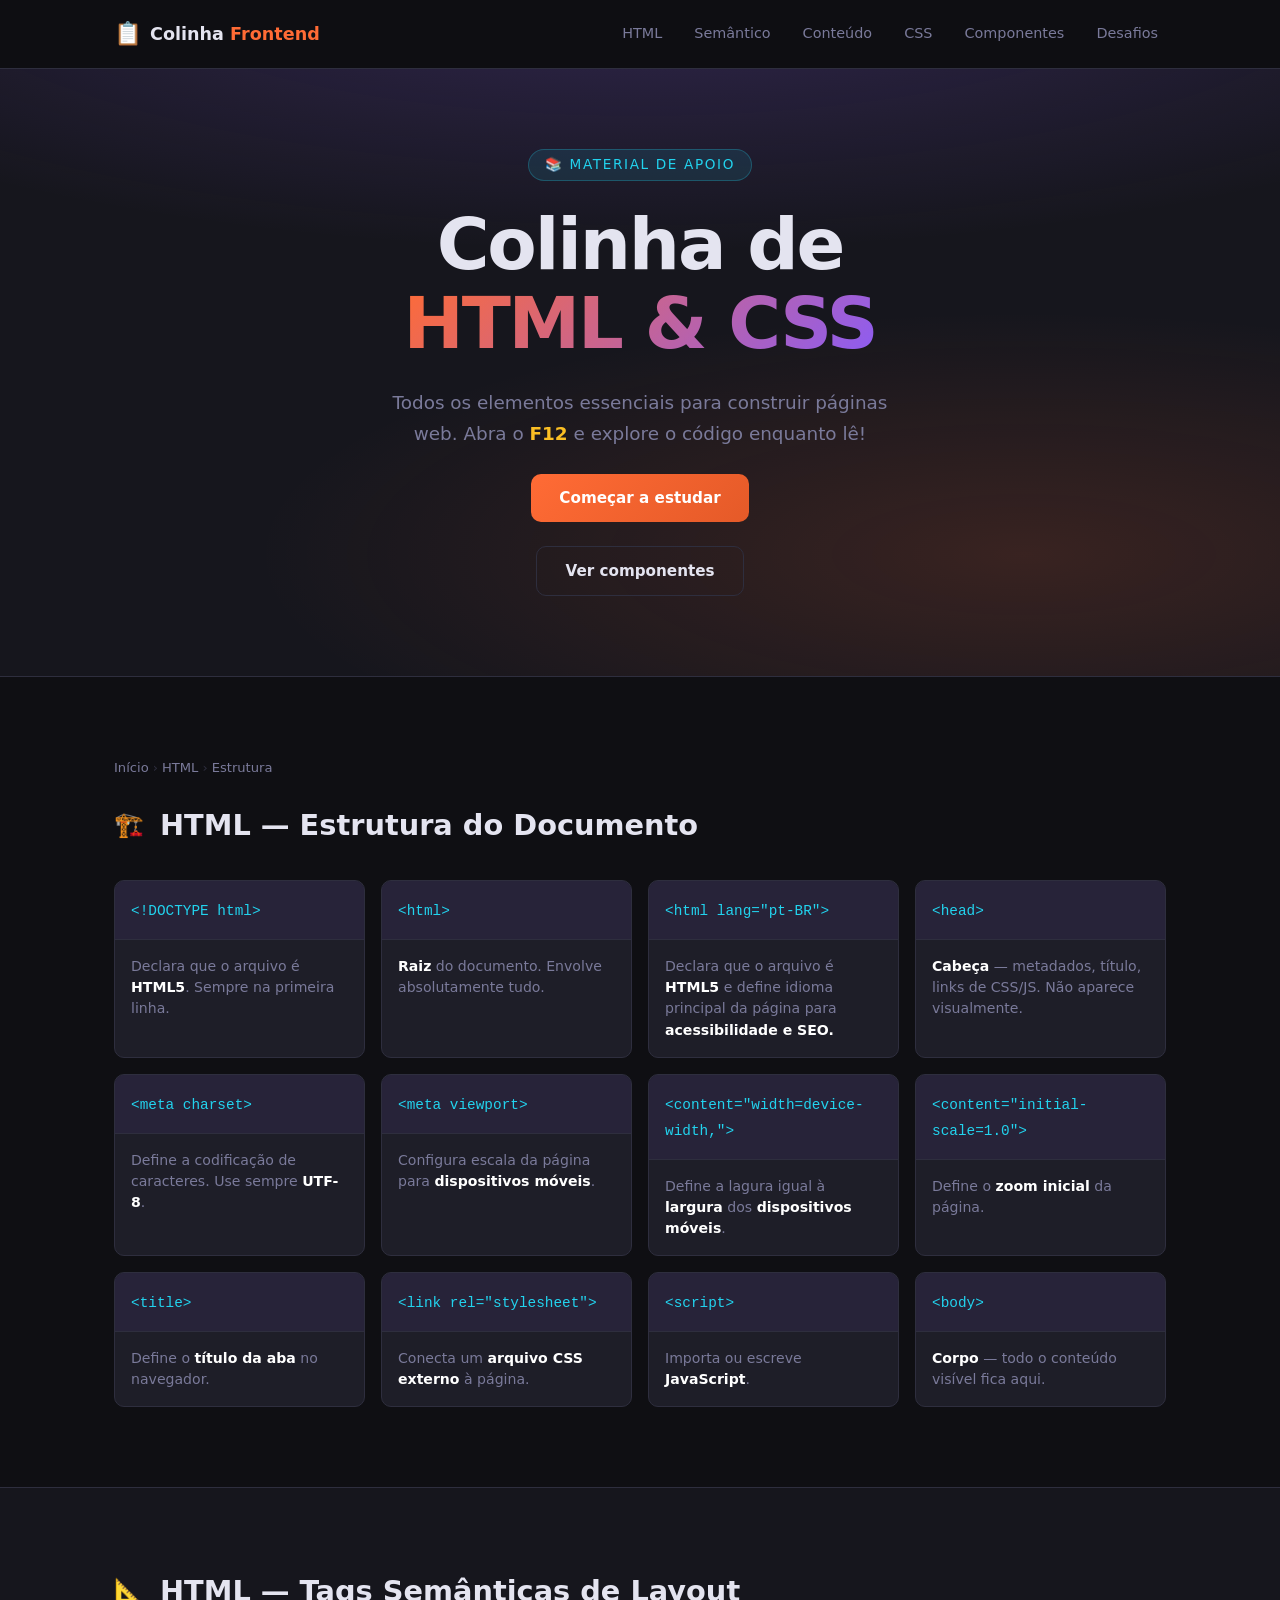
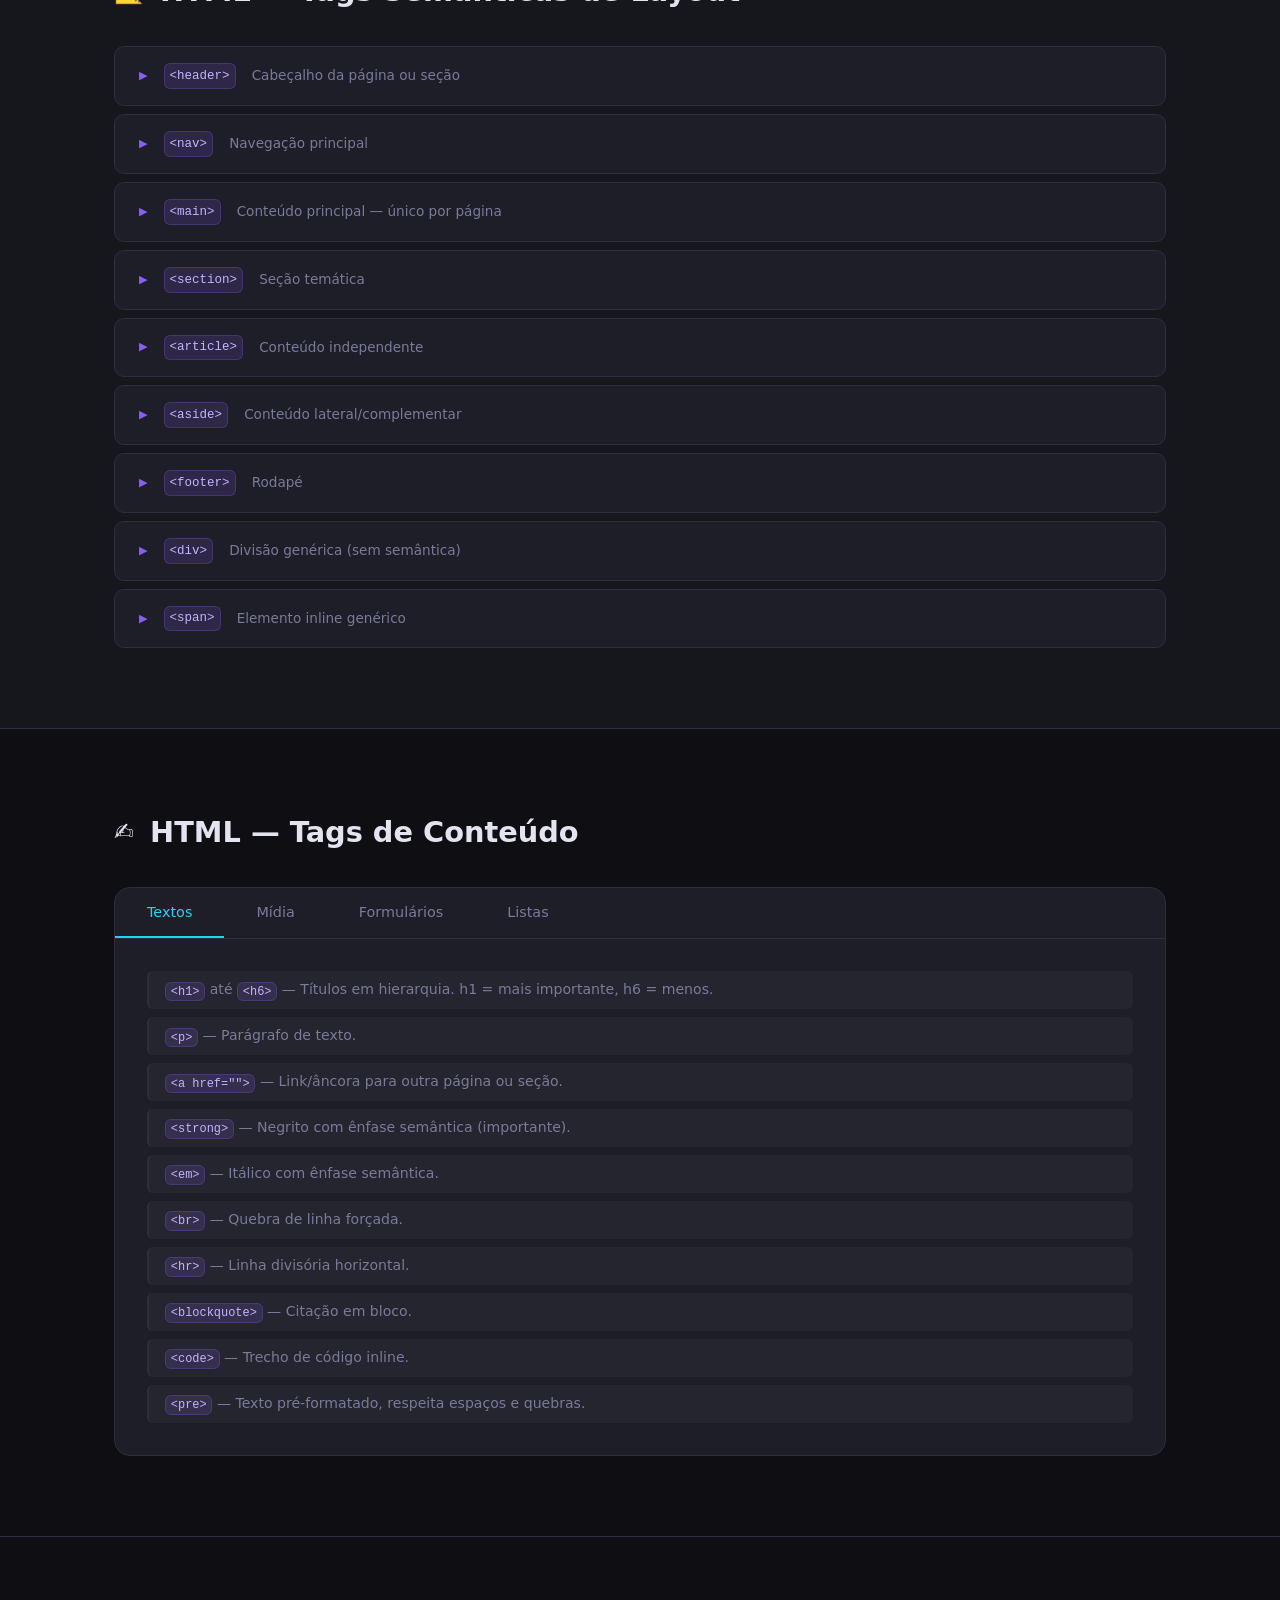
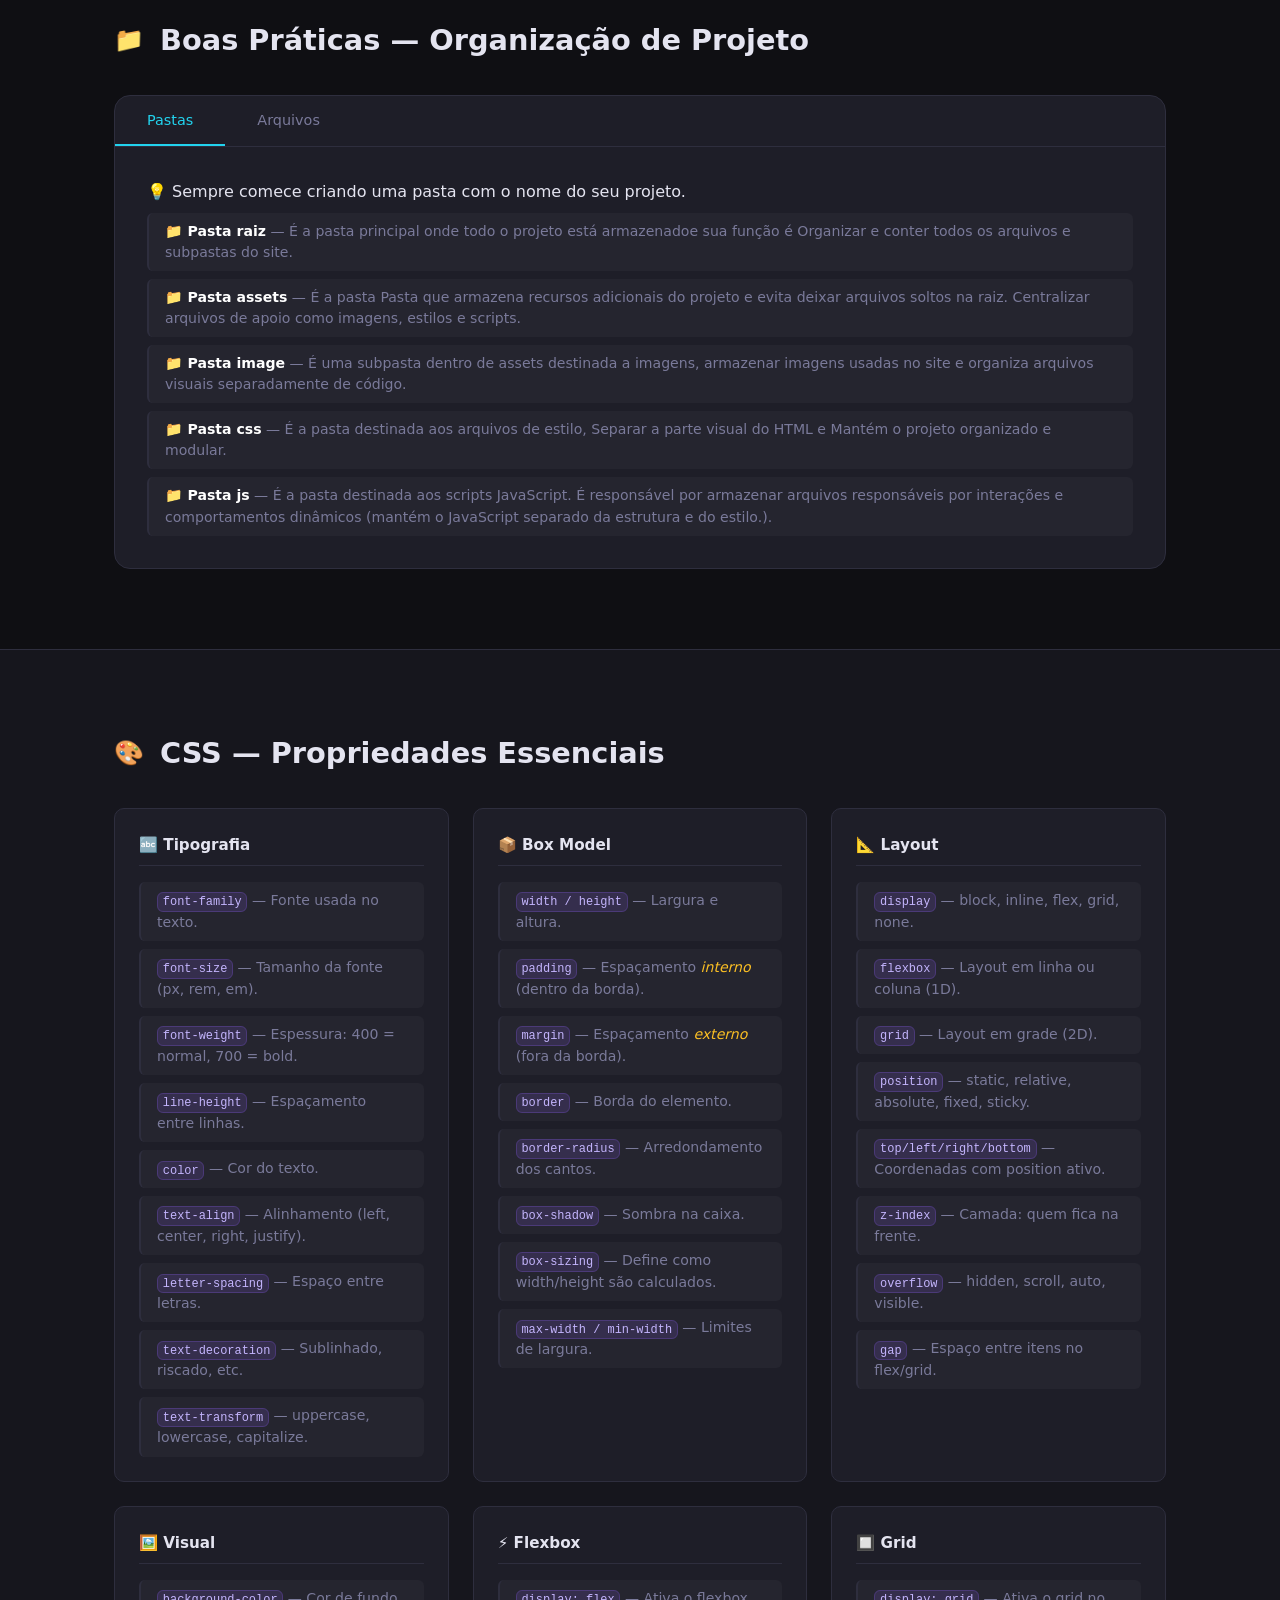
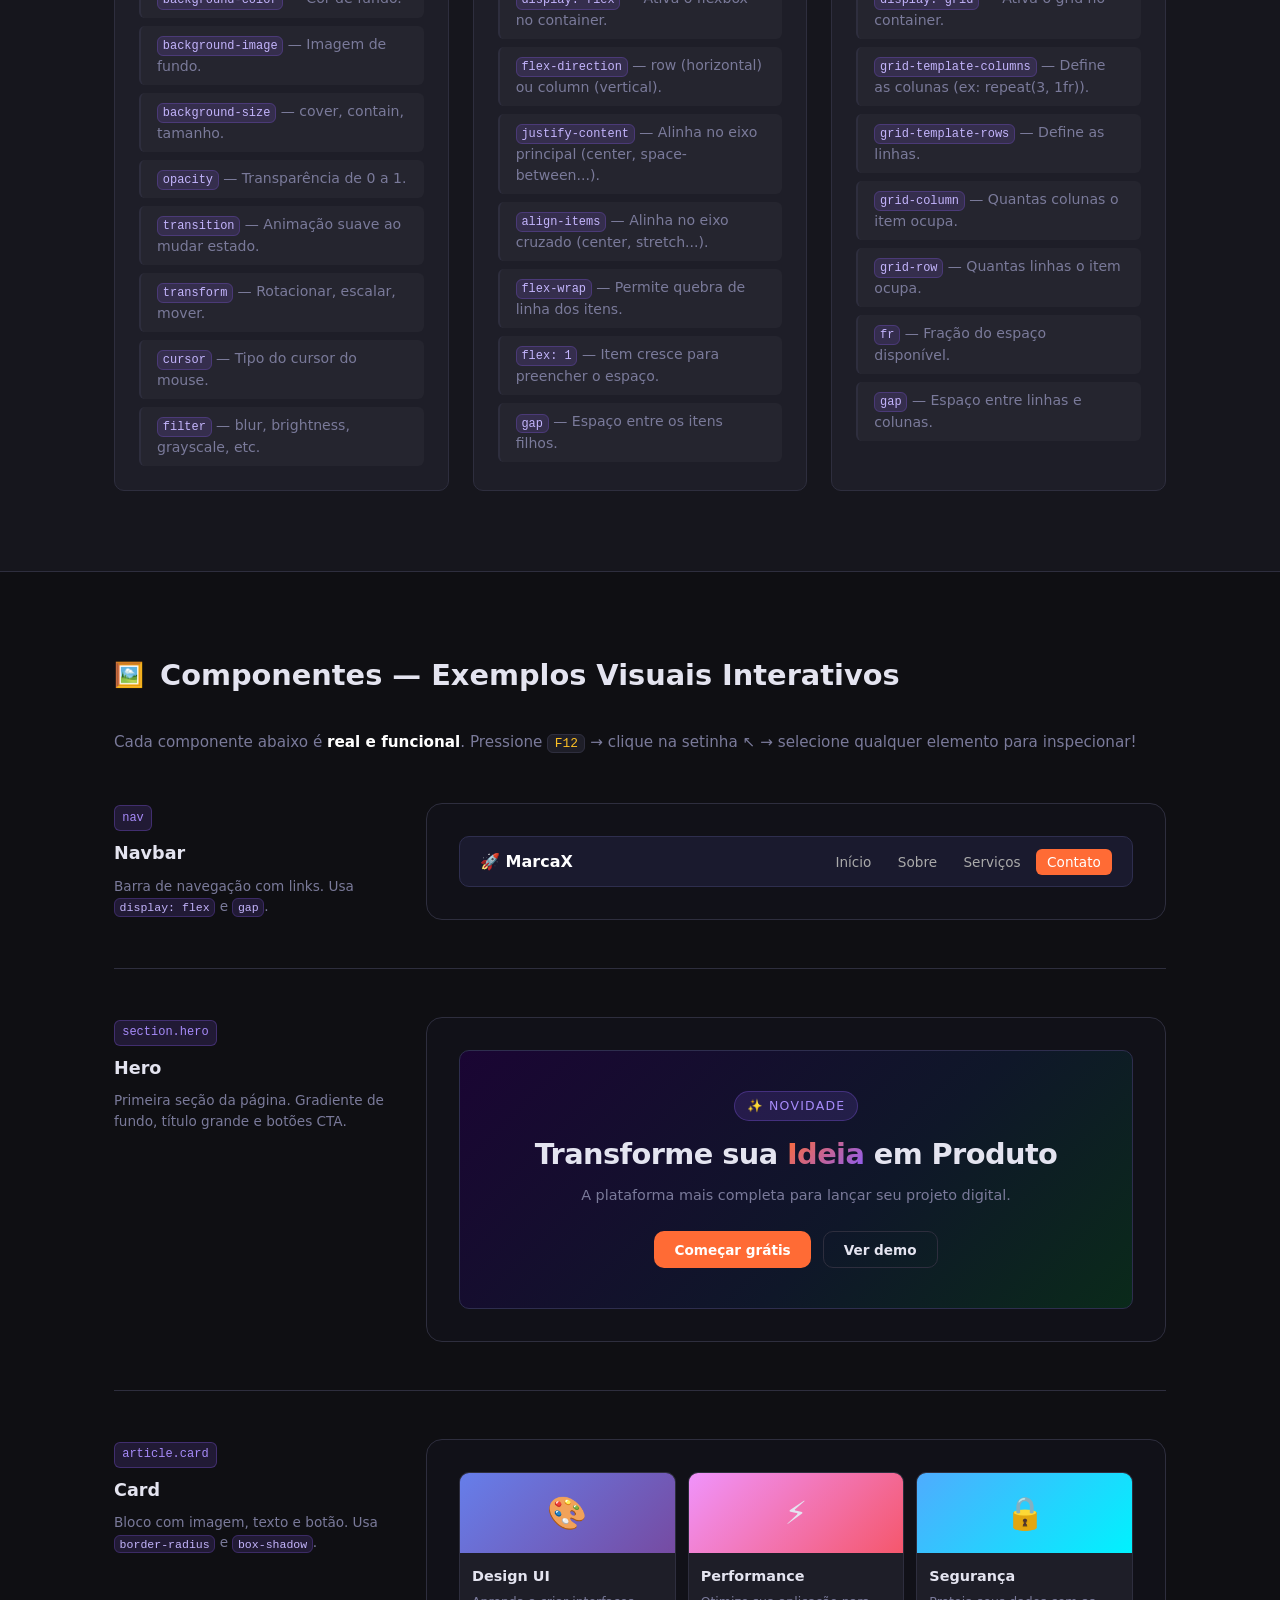
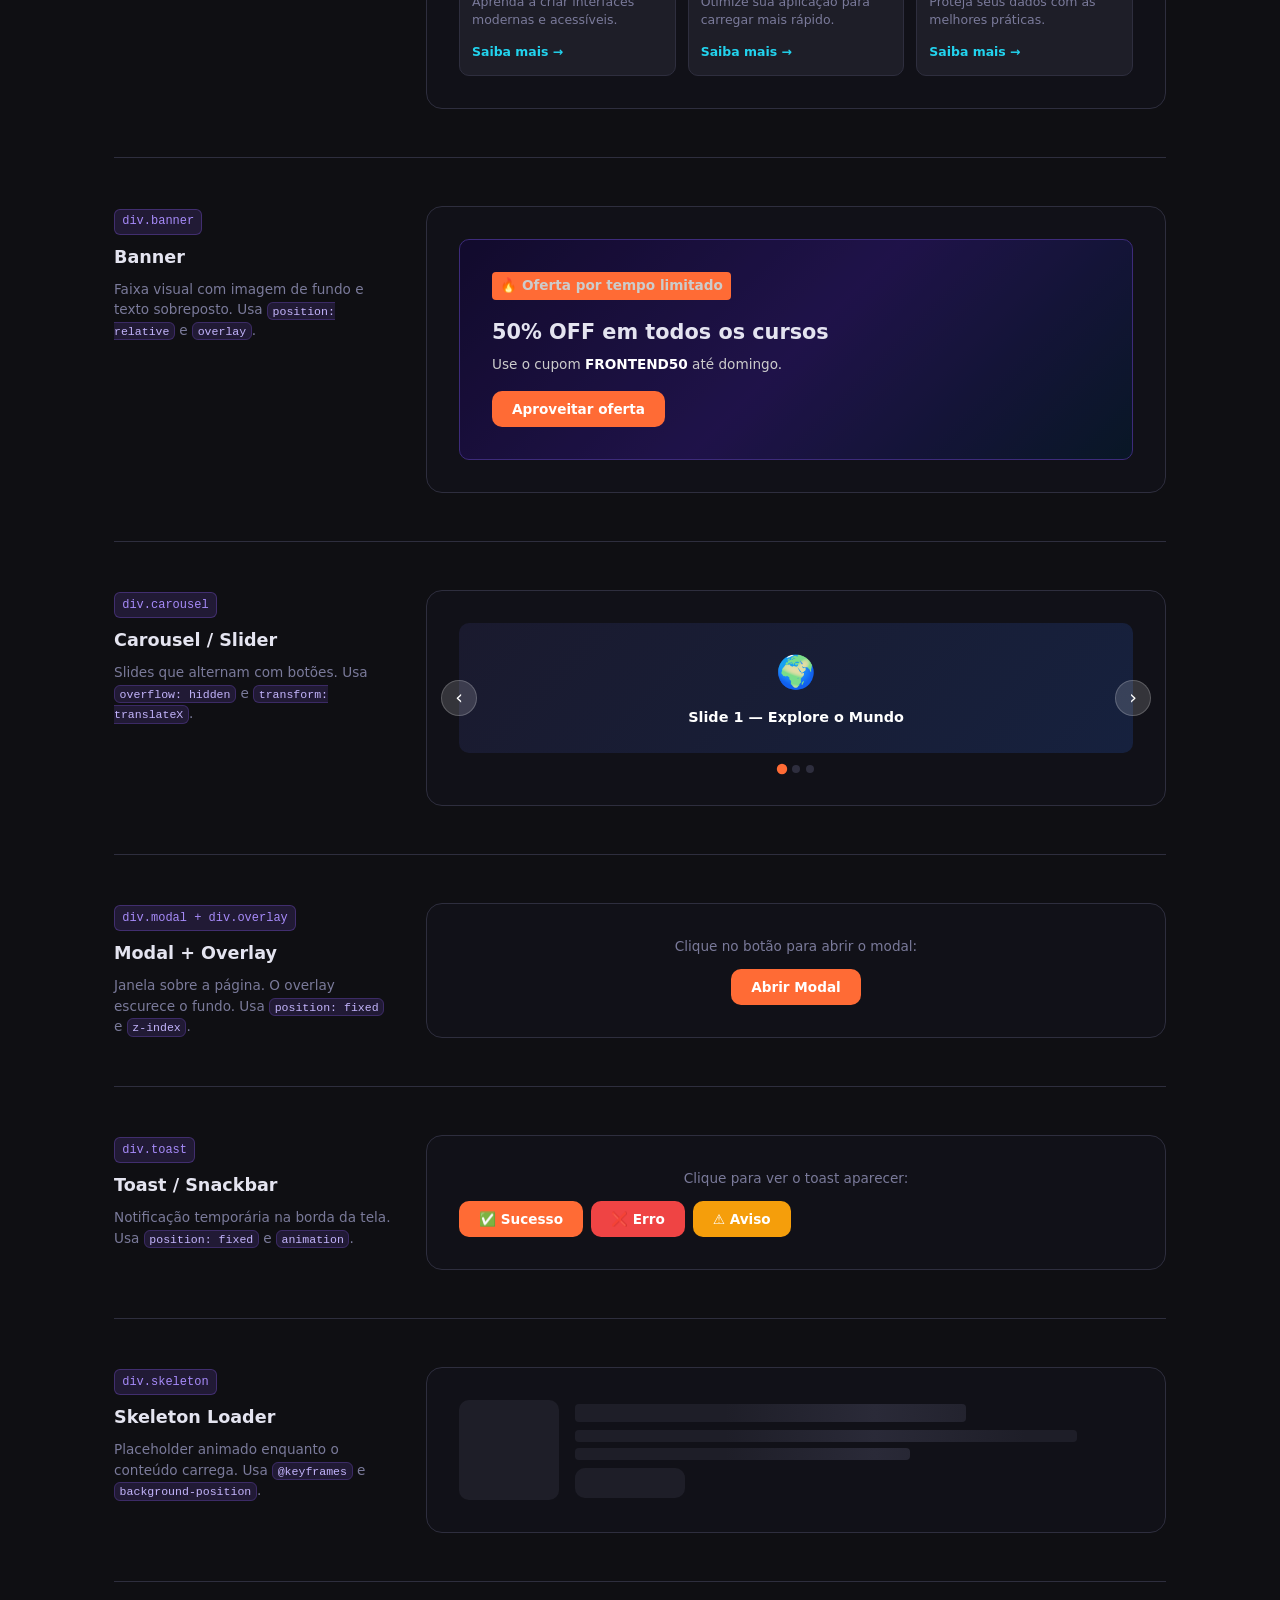
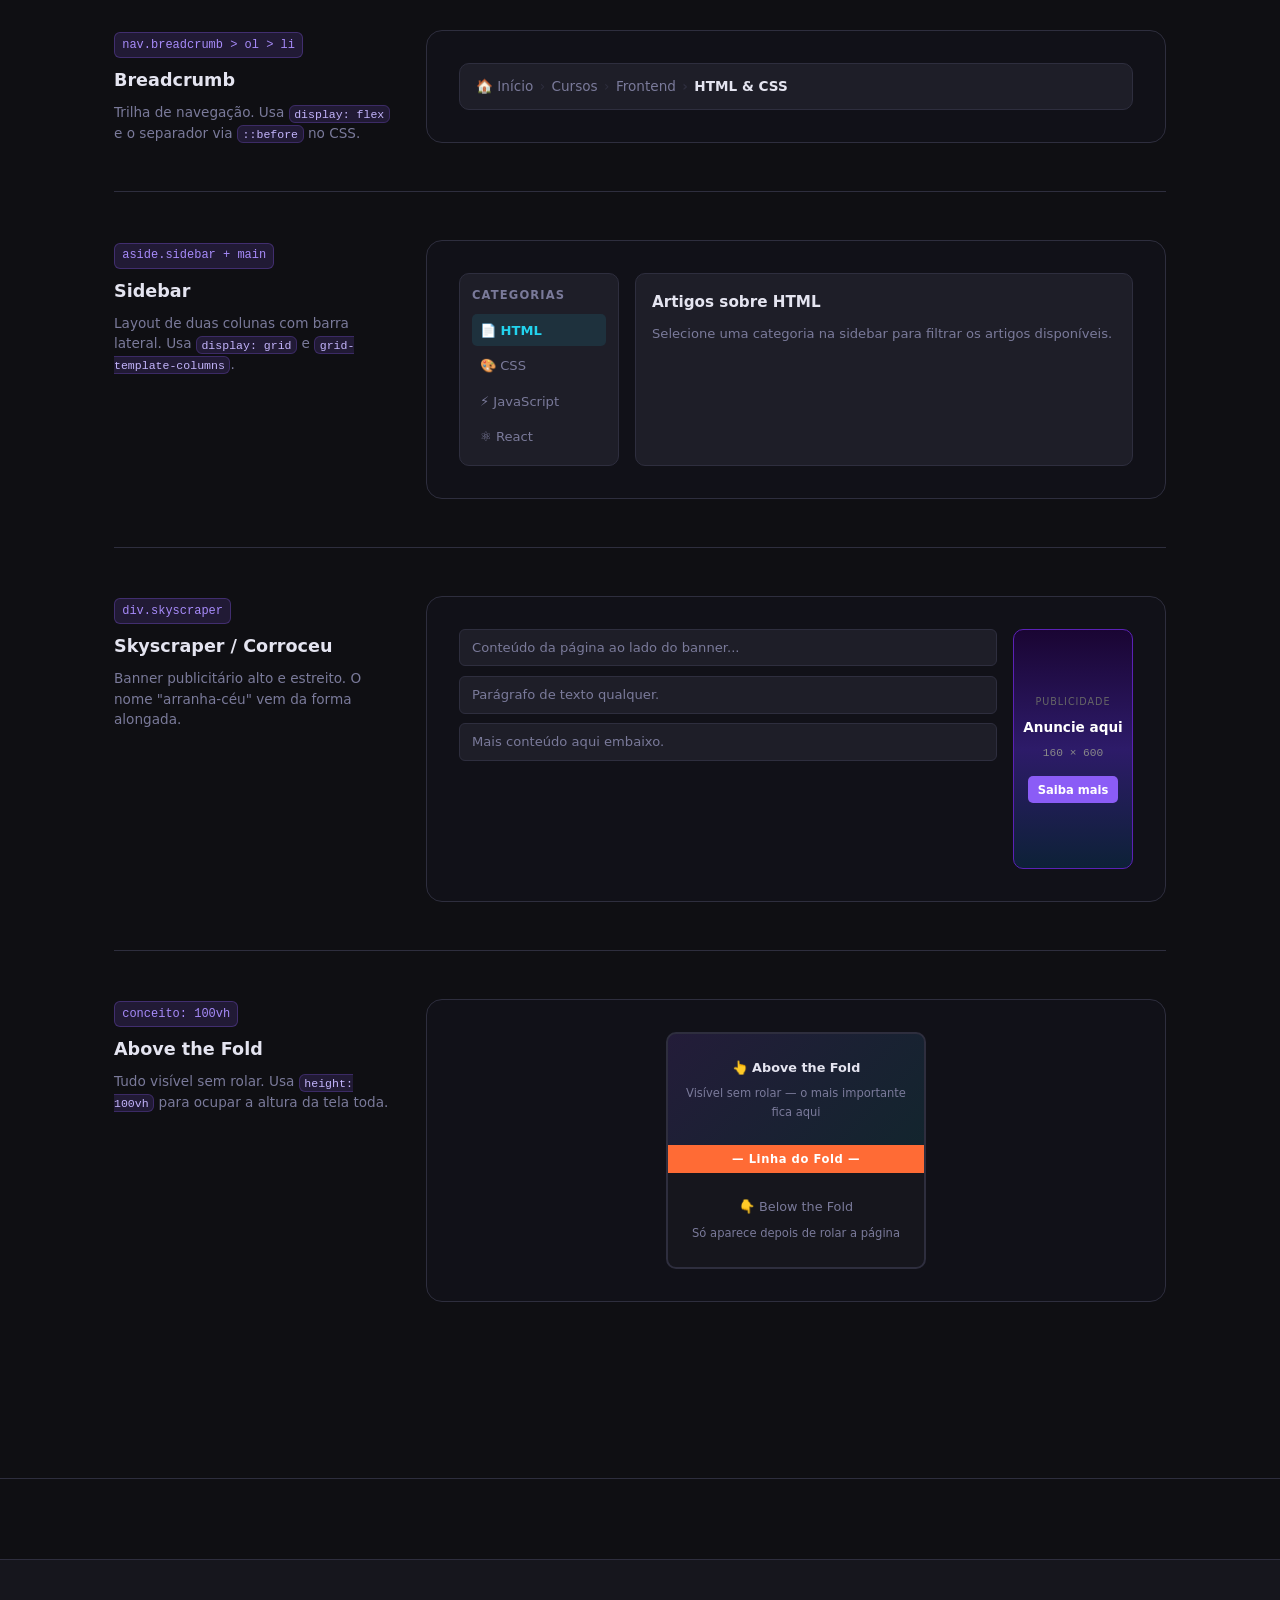
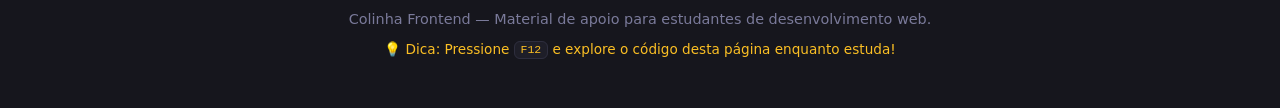
<file: index.html>
<!DOCTYPE html>
<html lang="pt-BR">

  <head>
    <meta charset="UTF-8" />
    <meta name="viewport" content="width=device-width, initial-scale=1.0" />
    <title>Colinha Frontend — HTML, CSS e Componentes</title>

    <!-- 🔗 Arquivo de estilos externo -->
    <link rel="stylesheet" href="./assets/css/style.css" />
  </head>

  <body>

    <!-- ===========================
         HEADER — Cabeçalho da página
         Contém logo e nav principal
    =========================== -->
    <header class="site-header">
      <div class="container header-inner">
        <div class="logo">
          <span class="logo-icon">📋</span>
          <span class="logo-text">Colinha <strong>Frontend</strong></span>
        </div>

        <!-- NAV — Navegação principal -->
        <nav class="main-nav" aria-label="Navegação principal">
          <a href="#html-estrutura">HTML</a>
          <a href="#html-semantico">Semântico</a>
          <a href="#html-conteudo">Conteúdo</a>
          <a href="#css-basico">CSS</a>
          <a href="#componentes">Componentes</a>
          <a href="./exercicio.html" target="_blank" rel="noopener noreferrer">Desafios</a>
        </nav>
      </div>
    </header>

    <!-- ===========================
         HERO — Primeira grande seção
         Título impactante + subtítulo + CTA
    =========================== -->
    <section class="hero" id="hero">
      <div class="container hero-inner">
        <p class="hero-eyebrow">📚 Material de Apoio</p>
        <h1 class="hero-title">
          Colinha de<br />
          <span class="highlight">HTML &amp; CSS</span>
        </h1>
        <p class="hero-subtitle">
          Todos os elementos essenciais para construir páginas web.
          Abra o <strong>F12</strong> e explore o código enquanto lê!
        </p>

        <!-- CTA — Call to Action -->
        <a href="#html-estrutura" class="btn btn-primary">Começar a estudar</a>
        <a href="#componentes" class="btn btn-secondary">Ver componentes</a>
      </div>
    </section>

    <!-- ===========================
         MAIN — Conteúdo principal
         Único por página
    =========================== -->
    <main class="site-main" id="conteudo">

      <!-- SECTION: HTML Estrutura -->
      <section class="content-section" id="html-estrutura">
        <div class="container">

          <!-- BREADCRUMB — trilha de navegação -->
          <nav class="breadcrumb" aria-label="Breadcrumb">
            <a href="#">Início</a>
            <span class="sep">›</span>
            <span>HTML</span>
            <span class="sep">›</span>
            <span>Estrutura</span>
          </nav>

          <h2 class="section-title">
            <span class="section-icon">🏗️</span>
            HTML — Estrutura do Documento
          </h2>

          <!-- GRID DE CARDS -->
          <div class="cards-grid">

            <article class="card">
              <div class="card-header">
                <code>&lt;!DOCTYPE html&gt;</code>
              </div>
              <div class="card-body">
                <p>Declara que o arquivo é <strong>HTML5</strong>. Sempre na primeira linha.</p>
              </div>
            </article>

            <article class="card">
              <div class="card-header">
                <code>&lt;html&gt;</code>
              </div>
              <div class="card-body">
                <p><strong>Raiz</strong> do documento. Envolve absolutamente tudo.</p>
              </div>
            </article>

            <article class="card">
              <div class="card-header">
                <code>&lt;html lang="pt-BR"&gt;</code>
              </div>
              <div class="card-body">
                <p>Declara que o arquivo é <strong>HTML5</strong> e define idioma principal da página para <strong>acessibilidade e SEO.</strong></p>
              </div>
            </article>


            <article class="card">
              <div class="card-header">
                <code>&lt;head&gt;</code>
              </div>
              <div class="card-body">
                <p><strong>Cabeça</strong> — metadados, título, links de CSS/JS. Não aparece visualmente.</p>
              </div>
            </article>

            <article class="card">
              <div class="card-header">
                <code>&lt;meta charset&gt;</code>
              </div>
              <div class="card-body">
                <p>Define a codificação de caracteres. Use sempre <strong>UTF-8</strong>.</p>
              </div>
            </article>

            <article class="card">
              <div class="card-header">
                <code>&lt;meta viewport&gt;</code>
              </div>
              <div class="card-body">
                <p>Configura escala da página para <strong>dispositivos móveis</strong>.</p>
              </div>
            </article>

             <article class="card">
              <div class="card-header">
                <code>&lt;content="width=device-width,"&gt;</code>
              </div>
              <div class="card-body">
                <p>Define a lagura igual à <strong>largura</strong> dos <strong>dispositivos móveis</strong>.</p>
              </div>
            </article>

             <article class="card">
              <div class="card-header">
                <code>&lt;content="initial-scale=1.0"&gt;</code>
              </div>
              <div class="card-body">
                <p>Define o <strong>zoom inicial</strong> da página.</p>
              </div>
            </article>

            <article class="card">
              <div class="card-header">
                <code>&lt;title&gt;</code>
              </div>
              <div class="card-body">
                <p>Define o <strong>título da aba</strong> no navegador.</p>
              </div>
            </article>

            <article class="card">
              <div class="card-header">
                <code>&lt;link rel="stylesheet"&gt;</code>
              </div>
              <div class="card-body">
                <p>Conecta um <strong>arquivo CSS externo</strong> à página.</p>
              </div>
            </article>

            <article class="card">
              <div class="card-header">
                <code>&lt;script&gt;</code>
              </div>
              <div class="card-body">
                <p>Importa ou escreve <strong>JavaScript</strong>.</p>
              </div>
            </article>

            <article class="card">
              <div class="card-header">
                <code>&lt;body&gt;</code>
              </div>
              <div class="card-body">
                <p><strong>Corpo</strong> — todo o conteúdo visível fica aqui.</p>
              </div>
            </article>

          </div><!-- /cards-grid -->
        </div>
      </section>

      <!-- SECTION: HTML Semântico -->
      <section class="content-section section-alt" id="html-semantico">
        <div class="container">
          <h2 class="section-title">
            <span class="section-icon">📐</span>
            HTML — Tags Semânticas de Layout
          </h2>

          <!-- ACCORDION — lista expansível -->
          <div class="accordion">

            <details class="accordion-item">
              <summary class="accordion-trigger">
                <code>&lt;header&gt;</code>
                <span class="accordion-desc">Cabeçalho da página ou seção</span>
              </summary>
              <div class="accordion-content">
                <p>Contém elementos introdutórios como <strong>logo, título e navegação</strong>. Pode existir mais de um por página (um no body, um dentro de um article).</p>
              </div>
            </details>

            <details class="accordion-item">
              <summary class="accordion-trigger">
                <code>&lt;nav&gt;</code>
                <span class="accordion-desc">Navegação principal</span>
              </summary>
              <div class="accordion-content">
                <p>Agrupa os <strong>links de navegação</strong> mais importantes. Geralmente fica dentro do header.</p>
              </div>
            </details>

            <details class="accordion-item">
              <summary class="accordion-trigger">
                <code>&lt;main&gt;</code>
                <span class="accordion-desc">Conteúdo principal — único por página</span>
              </summary>
              <div class="accordion-content">
                <p>Deve aparecer <strong>apenas uma vez</strong> por página. Contém o conteúdo central, excluindo header, footer e aside.</p>
              </div>
            </details>

            <details class="accordion-item">
              <summary class="accordion-trigger">
                <code>&lt;section&gt;</code>
                <span class="accordion-desc">Seção temática</span>
              </summary>
              <div class="accordion-content">
                <p>Agrupa conteúdo com <strong>tema relacionado</strong>. Geralmente tem um título (h2, h3). Ex: seção de serviços, seção de contato.</p>
              </div>
            </details>

            <details class="accordion-item">
              <summary class="accordion-trigger">
                <code>&lt;article&gt;</code>
                <span class="accordion-desc">Conteúdo independente</span>
              </summary>
              <div class="accordion-content">
                <p>Conteúdo que <strong>faz sentido sozinho</strong>, fora do contexto da página. Ex: post de blog, card de produto, notícia.</p>
              </div>
            </details>

            <details class="accordion-item">
              <summary class="accordion-trigger">
                <code>&lt;aside&gt;</code>
                <span class="accordion-desc">Conteúdo lateral/complementar</span>
              </summary>
              <div class="accordion-content">
                <p>Conteúdo <strong>relacionado mas não essencial</strong>. Ex: sidebar, banners, links relacionados.</p>
              </div>
            </details>

            <details class="accordion-item">
              <summary class="accordion-trigger">
                <code>&lt;footer&gt;</code>
                <span class="accordion-desc">Rodapé</span>
              </summary>
              <div class="accordion-content">
                <p>Rodapé da página ou seção. Contém <strong>copyright, links, contato</strong> e informações secundárias.</p>
              </div>
            </details>

            <details class="accordion-item">
              <summary class="accordion-trigger">
                <code>&lt;div&gt;</code>
                <span class="accordion-desc">Divisão genérica (sem semântica)</span>
              </summary>
              <div class="accordion-content">
                <p>Usado apenas para <strong>agrupar e estilizar</strong>. Não tem significado semântico. Use quando nenhuma tag semântica se aplica.</p>
              </div>
            </details>

            <details class="accordion-item">
              <summary class="accordion-trigger">
                <code>&lt;span&gt;</code>
                <span class="accordion-desc">Elemento inline genérico</span>
              </summary>
              <div class="accordion-content">
                <p>Igual ao div, mas <strong>inline</strong> — não quebra linha. Usado para estilizar partes de um texto.</p>
              </div>
            </details>

          </div><!-- /accordion -->
        </div>
      </section>

      <!-- SECTION: Tags de Conteúdo -->
      <section class="content-section" id="html-conteudo">
        <div class="container">
          <h2 class="section-title">
            <span class="section-icon">✍️</span>
            HTML — Tags de Conteúdo
          </h2>

          <!-- TABS -->
          <div class="tabs">
            <div class="tab-list" role="tablist">
              <button class="tab-btn active" onclick="showTab('textos')">Textos</button>
              <button class="tab-btn" onclick="showTab('midia')">Mídia</button>
              <button class="tab-btn" onclick="showTab('formularios')">Formulários</button>
              <button class="tab-btn" onclick="showTab('listas')">Listas</button>
            </div>

            <div id="tab-textos" class="tab-panel active">
              <ul class="tag-list">
                <li><code>&lt;h1&gt;</code> até <code>&lt;h6&gt;</code> — Títulos em hierarquia. h1 = mais importante, h6 = menos.</li>
                <li><code>&lt;p&gt;</code> — Parágrafo de texto.</li>
                <li><code>&lt;a href=""&gt;</code> — Link/âncora para outra página ou seção.</li>
                <li><code>&lt;strong&gt;</code> — Negrito com ênfase semântica (importante).</li>
                <li><code>&lt;em&gt;</code> — Itálico com ênfase semântica.</li>
                <li><code>&lt;br&gt;</code> — Quebra de linha forçada.</li>
                <li><code>&lt;hr&gt;</code> — Linha divisória horizontal.</li>
                <li><code>&lt;blockquote&gt;</code> — Citação em bloco.</li>
                <li><code>&lt;code&gt;</code> — Trecho de código inline.</li>
                <li><code>&lt;pre&gt;</code> — Texto pré-formatado, respeita espaços e quebras.</li>
              </ul>
            </div>

            <div id="tab-midia" class="tab-panel">
              <ul class="tag-list">
                <li><code>&lt;img src="" alt=""&gt;</code> — Imagem. O alt descreve para acessibilidade e SEO.</li>
                <li><code>&lt;figure&gt;</code> — Envolve imagem com legenda.</li>
                <li><code>&lt;figcaption&gt;</code> — Legenda da figura.</li>
                <li><code>&lt;video&gt;</code> — Vídeo embutido.</li>
                <li><code>&lt;audio&gt;</code> — Áudio embutido.</li>
                <li><code>&lt;iframe&gt;</code> — Janela que carrega outra página (YouTube, mapas).</li>
                <li><code>&lt;svg&gt;</code> — Gráfico vetorial embutido diretamente no HTML.</li>
              </ul>
            </div>

            <div id="tab-formularios" class="tab-panel">
              <ul class="tag-list">
                <li><code>&lt;form&gt;</code> — Formulário de envio de dados.</li>
                <li><code>&lt;input type=""&gt;</code> — Campo de entrada (text, email, password, checkbox, radio...).</li>
                <li><code>&lt;label for=""&gt;</code> — Rótulo de um input. O "for" liga ao id do input.</li>
                <li><code>&lt;textarea&gt;</code> — Campo de texto longo e multilinha.</li>
                <li><code>&lt;select&gt;</code> — Menu suspenso (dropdown).</li>
                <li><code>&lt;option&gt;</code> — Opção dentro do select.</li>
                <li><code>&lt;button type=""&gt;</code> — Botão (submit, button, reset).</li>
                <li><code>&lt;fieldset&gt;</code> — Agrupa campos relacionados.</li>
                <li><code>&lt;legend&gt;</code> — Título do fieldset.</li>
              </ul>
            </div>

            <div id="tab-listas" class="tab-panel">
              <ul class="tag-list">
                <li><code>&lt;ul&gt;</code> — Lista não ordenada (bolinhas).</li>
                <li><code>&lt;ol&gt;</code> — Lista ordenada (números).</li>
                <li><code>&lt;li&gt;</code> — Item de lista (dentro de ul ou ol).</li>
                <li><code>&lt;dl&gt;</code> — Lista de definições.</li>
                <li><code>&lt;dt&gt;</code> — Termo da definição.</li>
                <li><code>&lt;dd&gt;</code> — Descrição do termo.</li>
                <li><code>&lt;table&gt;</code> — Tabela.</li>
                <li><code>&lt;tr&gt;</code> — Linha da tabela.</li>
                <li><code>&lt;th&gt;</code> — Célula de cabeçalho da tabela.</li>
                <li><code>&lt;td&gt;</code> — Célula de dados da tabela.</li>
              </ul>
            </div>

          </div><!-- /tabs -->
        </div>
      </section>  
        <section class="content-section" id="arquitetura-pasta">
          <div class="container">
            <h2 class="section-title">
              <span class="section-icon">📁</span>
                Boas Práticas — Organização de Projeto
            </h2>
            
            <!-- TABS -->
            <div class="tabs">
              <div class="tab-list" role="tablist">
                <button class="tab-btn active" onclick="showTab('pastas')">Pastas</button>
                <button class="tab-btn" onclick="showTab('arquivos')">Arquivos</button>
              </div>

              <div id="tab-pastas" class="tab-panel active">
                <ul class="tag-list">
                  <p> 💡 Sempre comece criando uma pasta com o nome do seu projeto.</p>
                  <li> 📁 <strong>Pasta raiz</strong> — É a pasta principal onde todo o projeto está armazenadoe sua função é Organizar e conter todos os arquivos e subpastas do site.</li>
                  <li> 📁 <strong> Pasta assets</strong> — É a pasta Pasta que armazena recursos adicionais do projeto e evita deixar arquivos soltos na raiz. Centralizar arquivos de apoio como imagens, estilos e scripts.</li>
                  <li> 📁 <strong>Pasta image</strong> — É uma subpasta dentro de assets destinada a imagens, armazenar imagens usadas no site e organiza arquivos visuais separadamente de código.</li>
                  <li> 📁 <strong>Pasta css</strong> — É a pasta destinada aos arquivos de estilo, Separar a parte visual do HTML e Mantém o projeto organizado e modular.</li>
                  <li> 📁 <strong>Pasta js</strong> — É a pasta destinada aos scripts JavaScript. É responsável por armazenar arquivos responsáveis por interações e comportamentos dinâmicos (mantém o JavaScript separado da estrutura e do estilo.).</li>     
                </ul>
              </div>

              <div id="tab-arquivos" class="tab-panel">
                <ul class="tag-list">
                  <li>📄 <strong>index.html</strong> — Arquivo principal do site, contém a estrutura HTML da página. É o arquivo que o navegador abre por padrão quando você acessa o projeto.</li>
                  <li>📄 <strong>style.css</strong> —  É o arquivo principal de estilização,Define cores, layout, tipografia e responsividade. em ele, a página teria apenas estrutura, sem design. </li>
                  <li>📄 <strong>imagem.png</strong> — Arquivo de imagem do projeto. Pode ser usada em <code>&lt;img&gt;</code>, background no CSS ou ícones. Deve estar corretamente referenciada no código..</li>
                </ul>
              </div>

          </div><!-- /tabs -->
        </div>
      </section>

      <!-- SECTION: CSS Básico -->
      <section class="content-section section-alt" id="css-basico">
        <div class="container">
          <h2 class="section-title">
            <span class="section-icon">🎨</span>
            CSS — Propriedades Essenciais
          </h2>

          <div class="css-grid">

            <div class="css-group">
              <h3 class="css-group-title">🔤 Tipografia</h3>
              <ul class="tag-list">
                <li><code>font-family</code> — Fonte usada no texto.</li>
                <li><code>font-size</code> — Tamanho da fonte (px, rem, em).</li>
                <li><code>font-weight</code> — Espessura: 400 = normal, 700 = bold.</li>
                <li><code>line-height</code> — Espaçamento entre linhas.</li>
                <li><code>color</code> — Cor do texto.</li>
                <li><code>text-align</code> — Alinhamento (left, center, right, justify).</li>
                <li><code>letter-spacing</code> — Espaço entre letras.</li>
                <li><code>text-decoration</code> — Sublinhado, riscado, etc.</li>
                <li><code>text-transform</code> — uppercase, lowercase, capitalize.</li>
              </ul>
            </div>

            <div class="css-group">
              <h3 class="css-group-title">📦 Box Model</h3>
              <ul class="tag-list">
                <li><code>width / height</code> — Largura e altura.</li>
                <li><code>padding</code> — Espaçamento <em>interno</em> (dentro da borda).</li>
                <li><code>margin</code> — Espaçamento <em>externo</em> (fora da borda).</li>
                <li><code>border</code> — Borda do elemento.</li>
                <li><code>border-radius</code> — Arredondamento dos cantos.</li>
                <li><code>box-shadow</code> — Sombra na caixa.</li>
                <li><code>box-sizing</code> — Define como width/height são calculados.</li>
                <li><code>max-width / min-width</code> — Limites de largura.</li>
              </ul>
            </div>

            <div class="css-group">
              <h3 class="css-group-title">📐 Layout</h3>
              <ul class="tag-list">
                <li><code>display</code> — block, inline, flex, grid, none.</li>
                <li><code>flexbox</code> — Layout em linha ou coluna (1D).</li>
                <li><code>grid</code> — Layout em grade (2D).</li>
                <li><code>position</code> — static, relative, absolute, fixed, sticky.</li>
                <li><code>top/left/right/bottom</code> — Coordenadas com position ativo.</li>
                <li><code>z-index</code> — Camada: quem fica na frente.</li>
                <li><code>overflow</code> — hidden, scroll, auto, visible.</li>
                <li><code>gap</code> — Espaço entre itens no flex/grid.</li>
              </ul>
            </div>

            <div class="css-group">
              <h3 class="css-group-title">🖼️ Visual</h3>
              <ul class="tag-list">
                <li><code>background-color</code> — Cor de fundo.</li>
                <li><code>background-image</code> — Imagem de fundo.</li>
                <li><code>background-size</code> — cover, contain, tamanho.</li>
                <li><code>opacity</code> — Transparência de 0 a 1.</li>
                <li><code>transition</code> — Animação suave ao mudar estado.</li>
                <li><code>transform</code> — Rotacionar, escalar, mover.</li>
                <li><code>cursor</code> — Tipo do cursor do mouse.</li>
                <li><code>filter</code> — blur, brightness, grayscale, etc.</li>
              </ul>
            </div>

            <div class="css-group">
              <h3 class="css-group-title">⚡ Flexbox</h3>
              <ul class="tag-list">
                <li><code>display: flex</code> — Ativa o flexbox no container.</li>
                <li><code>flex-direction</code> — row (horizontal) ou column (vertical).</li>
                <li><code>justify-content</code> — Alinha no eixo principal (center, space-between...).</li>
                <li><code>align-items</code> — Alinha no eixo cruzado (center, stretch...).</li>
                <li><code>flex-wrap</code> — Permite quebra de linha dos itens.</li>
                <li><code>flex: 1</code> — Item cresce para preencher o espaço.</li>
                <li><code>gap</code> — Espaço entre os itens filhos.</li>
              </ul>
            </div>

            <div class="css-group">
              <h3 class="css-group-title">🔲 Grid</h3>
              <ul class="tag-list">
                <li><code>display: grid</code> — Ativa o grid no container.</li>
                <li><code>grid-template-columns</code> — Define as colunas (ex: repeat(3, 1fr)).</li>
                <li><code>grid-template-rows</code> — Define as linhas.</li>
                <li><code>grid-column</code> — Quantas colunas o item ocupa.</li>
                <li><code>grid-row</code> — Quantas linhas o item ocupa.</li>
                <li><code>fr</code> — Fração do espaço disponível.</li>
                <li><code>gap</code> — Espaço entre linhas e colunas.</li>
              </ul>
            </div>

          </div><!-- /css-grid -->
        </div>
      </section>

      <!-- =====================================================
           SECTION: COMPONENTES VISUAIS
           Cada bloco abaixo é um componente real e interativo.
           Abra o F12, clique no ícone de seta (Inspecionar)
           e selecione qualquer elemento para ver o HTML e CSS!
      ====================================================== -->
      <section class="content-section" id="componentes">
        <div class="container">
          <h2 class="section-title">
            <span class="section-icon">🖼️</span>
            Componentes — Exemplos Visuais Interativos
          </h2>
          <p class="section-desc">
            Cada componente abaixo é <strong>real e funcional</strong>.
            Pressione <kbd>F12</kbd> → clique na setinha ↖ → selecione qualquer elemento para inspecionar!
          </p>

          <!-- =====================
               COMPONENTE 1: NAVBAR
               Tag: <nav>
               CSS: display flex, gap, position sticky
          ===================== -->
          <div class="comp-showcase">
            <div class="comp-label">
              <span class="comp-tag">nav</span>
              <h3>Navbar</h3>
              <p>Barra de navegação com links. Usa <code>display: flex</code> e <code>gap</code>.</p>
            </div>
            <div class="comp-preview">
              <!-- NAVBAR — exemplo visual -->
              <nav class="ex-navbar">
                <div class="ex-navbar-logo">🚀 MarcaX</div>
                <ul class="ex-navbar-links">
                  <li><a href="#">Início</a></li>
                  <li><a href="#">Sobre</a></li>
                  <li><a href="#">Serviços</a></li>
                  <li><a href="#" class="ex-navbar-cta">Contato</a></li>
                </ul>
              </nav>
            </div>
          </div>

          <!-- =====================
               COMPONENTE 2: HERO
               Tag: <section class="hero">
               CSS: background gradient, text-align center, padding grande
          ===================== -->
          <div class="comp-showcase">
            <div class="comp-label">
              <span class="comp-tag">section.hero</span>
              <h3>Hero</h3>
              <p>Primeira seção da página. Gradiente de fundo, título grande e botões CTA.</p>
            </div>
            <div class="comp-preview">
              <!-- HERO — exemplo visual -->
              <section class="ex-hero">
                <p class="ex-hero-eyebrow">✨ Novidade</p>
                <h2 class="ex-hero-title">Transforme sua <span>Ideia</span> em Produto</h2>
                <p class="ex-hero-sub">A plataforma mais completa para lançar seu projeto digital.</p>
                <div class="ex-hero-btns">
                  <button class="ex-btn-primary">Começar grátis</button>
                  <button class="ex-btn-ghost">Ver demo</button>
                </div>
              </section>
            </div>
          </div>

          <!-- =====================
               COMPONENTE 3: CARD
               Tag: <article class="card">
               CSS: border-radius, box-shadow, overflow hidden
          ===================== -->
          <div class="comp-showcase">
            <div class="comp-label">
              <span class="comp-tag">article.card</span>
              <h3>Card</h3>
              <p>Bloco com imagem, texto e botão. Usa <code>border-radius</code> e <code>box-shadow</code>.</p>
            </div>
            <div class="comp-preview">
              <!-- GRID DE CARDS — exemplo visual -->
              <div class="ex-cards-grid">

                <!-- CARD 1 -->
                <article class="ex-card">
                  <div class="ex-card-img" style="background: linear-gradient(135deg,#667eea,#764ba2)">
                    <span>🎨</span>
                  </div>
                  <div class="ex-card-body">
                    <h4>Design UI</h4>
                    <p>Aprenda a criar interfaces modernas e acessíveis.</p>
                    <button class="ex-card-btn">Saiba mais →</button>
                  </div>
                </article>

                <!-- CARD 2 -->
                <article class="ex-card">
                  <div class="ex-card-img" style="background: linear-gradient(135deg,#f093fb,#f5576c)">
                    <span>⚡</span>
                  </div>
                  <div class="ex-card-body">
                    <h4>Performance</h4>
                    <p>Otimize sua aplicação para carregar mais rápido.</p>
                    <button class="ex-card-btn">Saiba mais →</button>
                  </div>
                </article>

                <!-- CARD 3 -->
                <article class="ex-card">
                  <div class="ex-card-img" style="background: linear-gradient(135deg,#4facfe,#00f2fe)">
                    <span>🔒</span>
                  </div>
                  <div class="ex-card-body">
                    <h4>Segurança</h4>
                    <p>Proteja seus dados com as melhores práticas.</p>
                    <button class="ex-card-btn">Saiba mais →</button>
                  </div>
                </article>

              </div><!-- /ex-cards-grid -->
            </div>
          </div>

          <!-- =====================
               COMPONENTE 4: BANNER
               Tag: <div class="banner">
               CSS: background-image, background-size cover, position relative
          ===================== -->
          <div class="comp-showcase">
            <div class="comp-label">
              <span class="comp-tag">div.banner</span>
              <h3>Banner</h3>
              <p>Faixa visual com imagem de fundo e texto sobreposto. Usa <code>position: relative</code> e <code>overlay</code>.</p>
            </div>
            <div class="comp-preview">
              <!-- BANNER — exemplo visual -->
              <div class="ex-banner">
                <!-- OVERLAY — camada escura por cima do fundo -->
                <div class="ex-banner-overlay"></div>
                <div class="ex-banner-content">
                  <p class="ex-banner-tag">🔥 Oferta por tempo limitado</p>
                  <h3>50% OFF em todos os cursos</h3>
                  <p>Use o cupom <strong>FRONTEND50</strong> até domingo.</p>
                  <button class="ex-btn-primary">Aproveitar oferta</button>
                </div>
              </div>
            </div>
          </div>

          <!-- =====================
               COMPONENTE 5: CAROUSEL / SLIDER
               Tag: <div class="carousel">
               CSS: overflow hidden, display flex, transition transform
          ===================== -->
          <div class="comp-showcase">
            <div class="comp-label">
              <span class="comp-tag">div.carousel</span>
              <h3>Carousel / Slider</h3>
              <p>Slides que alternam com botões. Usa <code>overflow: hidden</code> e <code>transform: translateX</code>.</p>
            </div>
            <div class="comp-preview">
              <!-- CAROUSEL — exemplo visual -->
              <div class="ex-carousel-wrapper">
                <!-- Container que esconde os slides que saem fora -->
                <div class="ex-carousel-track-container">
                  <!-- Track: todos os slides em linha -->
                  <div class="ex-carousel-track" id="carouselTrack">
                    <div class="ex-slide" style="background:linear-gradient(135deg,#1a1a2e,#16213e)">
                      <span>🌍</span><p>Slide 1 — Explore o Mundo</p>
                    </div>
                    <div class="ex-slide" style="background:linear-gradient(135deg,#0f3460,#533483)">
                      <span>🚀</span><p>Slide 2 — Lance seu Projeto</p>
                    </div>
                    <div class="ex-slide" style="background:linear-gradient(135deg,#533483,#e94560)">
                      <span>💡</span><p>Slide 3 — Novas Ideias</p>
                    </div>
                  </div>
                </div>
                <!-- Botões de navegação -->
                <button class="ex-carousel-btn ex-carousel-prev" onclick="moverSlide(-1)">‹</button>
                <button class="ex-carousel-btn ex-carousel-next" onclick="moverSlide(1)">›</button>
                <!-- Indicadores (bolinhas) -->
                <div class="ex-carousel-dots">
                  <span class="ex-dot active" onclick="irParaSlide(0)"></span>
                  <span class="ex-dot" onclick="irParaSlide(1)"></span>
                  <span class="ex-dot" onclick="irParaSlide(2)"></span>
                </div>
              </div>
            </div>
          </div>

          <!-- =====================
               COMPONENTE 6: MODAL + OVERLAY
               Tag: <dialog> ou <div role="dialog">
               CSS: position fixed, z-index alto, backdrop semitransparente
          ===================== -->
          <div class="comp-showcase">
            <div class="comp-label">
              <span class="comp-tag">div.modal + div.overlay</span>
              <h3>Modal + Overlay</h3>
              <p>Janela sobre a página. O overlay escurece o fundo. Usa <code>position: fixed</code> e <code>z-index</code>.</p>
            </div>
            <div class="comp-preview">
              <div class="ex-modal-trigger-area">
                <p class="ex-trigger-hint">Clique no botão para abrir o modal:</p>
                <button class="ex-btn-primary" onclick="abrirModal()">Abrir Modal</button>
              </div>

              <!-- OVERLAY — camada escura que bloqueia o fundo -->
              <div class="ex-overlay" id="modalOverlay" onclick="fecharModal()"></div>

              <!-- MODAL — janela de diálogo -->
              <div class="ex-modal" id="modal" role="dialog" aria-modal="true" aria-labelledby="modalTitulo">
                <div class="ex-modal-header">
                  <h4 id="modalTitulo">📬 Assine a Newsletter</h4>
                  <!-- Botão de fechar -->
                  <button class="ex-modal-close" onclick="fecharModal()" aria-label="Fechar modal">✕</button>
                </div>
                <div class="ex-modal-body">
                  <p>Receba conteúdo exclusivo sobre desenvolvimento web toda semana.</p>
                  <input type="email" class="ex-input" placeholder="seu@email.com" />
                </div>
                <div class="ex-modal-footer">
                  <button class="ex-btn-primary" onclick="fecharModal()">Assinar grátis</button>
                  <button class="ex-btn-ghost" onclick="fecharModal()">Agora não</button>
                </div>
              </div>
            </div>
          </div>

          <!-- =====================
               COMPONENTE 7: TOAST / SNACKBAR
               Tag: <div class="toast" role="alert">
               CSS: position fixed, bottom, animation slideIn
          ===================== -->
          <div class="comp-showcase">
            <div class="comp-label">
              <span class="comp-tag">div.toast</span>
              <h3>Toast / Snackbar</h3>
              <p>Notificação temporária na borda da tela. Usa <code>position: fixed</code> e <code>animation</code>.</p>
            </div>
            <div class="comp-preview">
              <div class="ex-modal-trigger-area">
                <p class="ex-trigger-hint">Clique para ver o toast aparecer:</p>
                <div style="display:flex;gap:0.5rem;flex-wrap:wrap;">
                  <button class="ex-btn-primary" onclick="mostrarToast('success')">✅ Sucesso</button>
                  <button class="ex-btn-primary" style="background:#ef4444" onclick="mostrarToast('error')">❌ Erro</button>
                  <button class="ex-btn-primary" style="background:#f59e0b" onclick="mostrarToast('warning')">⚠️ Aviso</button>
                </div>
              </div>
            </div>
          </div>

          <!-- TOAST — renderizado fora do componente, fixo na tela -->
          <div class="ex-toast" id="toast" role="alert" aria-live="polite"></div>

          <!-- =====================
               COMPONENTE 8: SKELETON
               Tag: <div class="skeleton">
               CSS: background gradient animado, border-radius
          ===================== -->
          <div class="comp-showcase">
            <div class="comp-label">
              <span class="comp-tag">div.skeleton</span>
              <h3>Skeleton Loader</h3>
              <p>Placeholder animado enquanto o conteúdo carrega. Usa <code>@keyframes</code> e <code>background-position</code>.</p>
            </div>
            <div class="comp-preview">
              <!-- SKELETON — exemplo visual -->
              <div class="ex-skeleton-card">
                <!-- Thumbnail skeleton -->
                <div class="skeleton skeleton-img"></div>
                <div class="ex-skeleton-info">
                  <!-- Linha de texto skeleton -->
                  <div class="skeleton skeleton-title"></div>
                  <div class="skeleton skeleton-text"></div>
                  <div class="skeleton skeleton-text short"></div>
                  <div class="skeleton skeleton-btn"></div>
                </div>
              </div>
            </div>
          </div>

          <!-- =====================
               COMPONENTE 9: BREADCRUMB
               Tag: <nav aria-label="Breadcrumb"> + <ol>
               CSS: display flex, gap, separador via ::before
          ===================== -->
          <div class="comp-showcase">
            <div class="comp-label">
              <span class="comp-tag">nav.breadcrumb &gt; ol &gt; li</span>
              <h3>Breadcrumb</h3>
              <p>Trilha de navegação. Usa <code>display: flex</code> e o separador via <code>::before</code> no CSS.</p>
            </div>
            <div class="comp-preview">
              <!-- BREADCRUMB — exemplo visual -->
              <nav aria-label="Breadcrumb" class="ex-breadcrumb-wrap">
                <ol class="ex-breadcrumb">
                  <li><a href="#">🏠 Início</a></li>
                  <li><a href="#">Cursos</a></li>
                  <li><a href="#">Frontend</a></li>
                  <li aria-current="page">HTML &amp; CSS</li>
                </ol>
              </nav>
            </div>
          </div>

          <!-- =====================
               COMPONENTE 10: SIDEBAR + LAYOUT
               Tag: <div class="layout"> com <aside> e <main>
               CSS: display grid, grid-template-columns
          ===================== -->
          <div class="comp-showcase">
            <div class="comp-label">
              <span class="comp-tag">aside.sidebar + main</span>
              <h3>Sidebar</h3>
              <p>Layout de duas colunas com barra lateral. Usa <code>display: grid</code> e <code>grid-template-columns</code>.</p>
            </div>
            <div class="comp-preview">
              <!-- LAYOUT COM SIDEBAR — exemplo visual -->
              <div class="ex-layout">
                <!-- ASIDE — barra lateral -->
                <aside class="ex-sidebar">
                  <p class="ex-sidebar-title">Categorias</p>
                  <ul class="ex-sidebar-list">
                    <li class="active">📄 HTML</li>
                    <li>🎨 CSS</li>
                    <li>⚡ JavaScript</li>
                    <li>⚛️ React</li>
                  </ul>
                </aside>
                <!-- MAIN — conteúdo principal -->
                <main class="ex-main-content">
                  <h4>Artigos sobre HTML</h4>
                  <p>Selecione uma categoria na sidebar para filtrar os artigos disponíveis.</p>
                </main>
              </div>
            </div>
          </div>

          <!-- =====================
               COMPONENTE 11: SKYSCRAPER / CORROCEU
               Tag: <div class="skyscraper">
               CSS: width estreita (120-160px), height grande, position
          ===================== -->
          <div class="comp-showcase">
            <div class="comp-label">
              <span class="comp-tag">div.skyscraper</span>
              <h3>Skyscraper / Corroceu</h3>
              <p>Banner publicitário alto e estreito. O nome "arranha-céu" vem da forma alongada.</p>
            </div>
            <div class="comp-preview">
              <!-- SKYSCRAPER — exemplo visual -->
              <div class="ex-skyscraper-demo">
                <div class="ex-page-content">
                  <p>Conteúdo da página ao lado do banner...</p>
                  <p>Parágrafo de texto qualquer.</p>
                  <p>Mais conteúdo aqui embaixo.</p>
                </div>
                <!-- O BANNER CORROCEU -->
                <div class="ex-skyscraper">
                  <p class="ex-sky-label">Publicidade</p>
                  <p class="ex-sky-title">Anuncie aqui</p>
                  <p class="ex-sky-sub">160 × 600</p>
                  <button class="ex-sky-btn">Saiba mais</button>
                </div>
              </div>
            </div>
          </div>

          <!-- =====================
               COMPONENTE 12: ABOVE THE FOLD
               Tag: conceito visual
               CSS: height: 100vh (viewport height)
          ===================== -->
          <div class="comp-showcase">
            <div class="comp-label">
              <span class="comp-tag">conceito: 100vh</span>
              <h3>Above the Fold</h3>
              <p>Tudo visível sem rolar. Usa <code>height: 100vh</code> para ocupar a altura da tela toda.</p>
            </div>
            <div class="comp-preview">
              <!-- ABOVE THE FOLD — diagrama visual -->
              <div class="ex-fold-demo">
                <div class="ex-fold-screen">
                  <div class="ex-fold-above">
                    <span>👆 Above the Fold</span>
                    <small>Visível sem rolar — o mais importante fica aqui</small>
                  </div>
                  <div class="ex-fold-line">
                    <span>— Linha do Fold —</span>
                  </div>
                  <div class="ex-fold-below">
                    <span>👇 Below the Fold</span>
                    <small>Só aparece depois de rolar a página</small>
                  </div>
                </div>
              </div>
            </div>
          </div>

        </div><!-- /container -->
      </section>
      <!-- /SECTION COMPONENTES -->

    </main>
    <!-- /MAIN -->

    <!-- ===========================
         FOOTER — Rodapé da página
    =========================== -->
    <footer class="site-footer">
      <div class="container footer-inner">
        <p>Colinha Frontend — Material de apoio para estudantes de desenvolvimento web.</p>
        <p class="footer-tip">💡 Dica: Pressione <kbd>F12</kbd> e explore o código desta página enquanto estuda!</p>
      </div>
    </footer>

    <!-- 🔗 JavaScript externo (no final do body para não travar o carregamento) -->
    <script src="./assets/js/script.js"></script>

  </body>
</html>
</file>
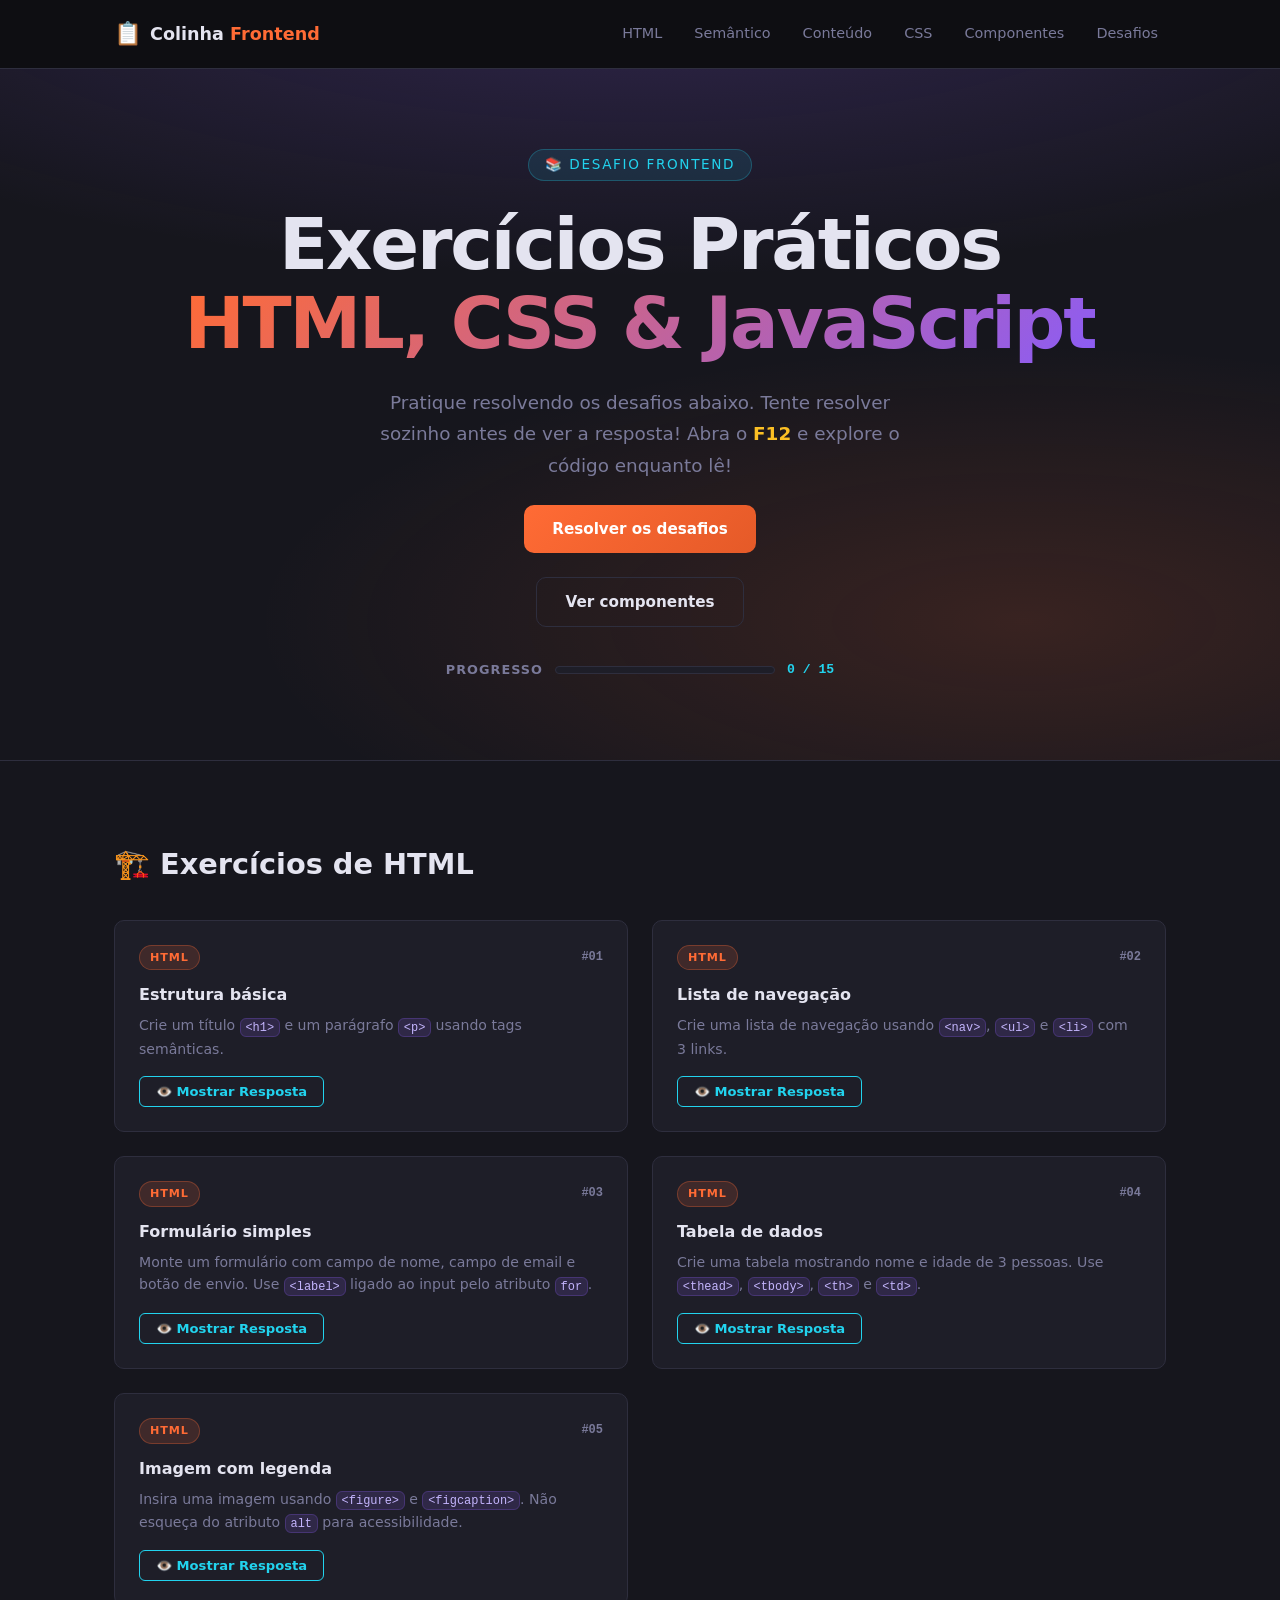
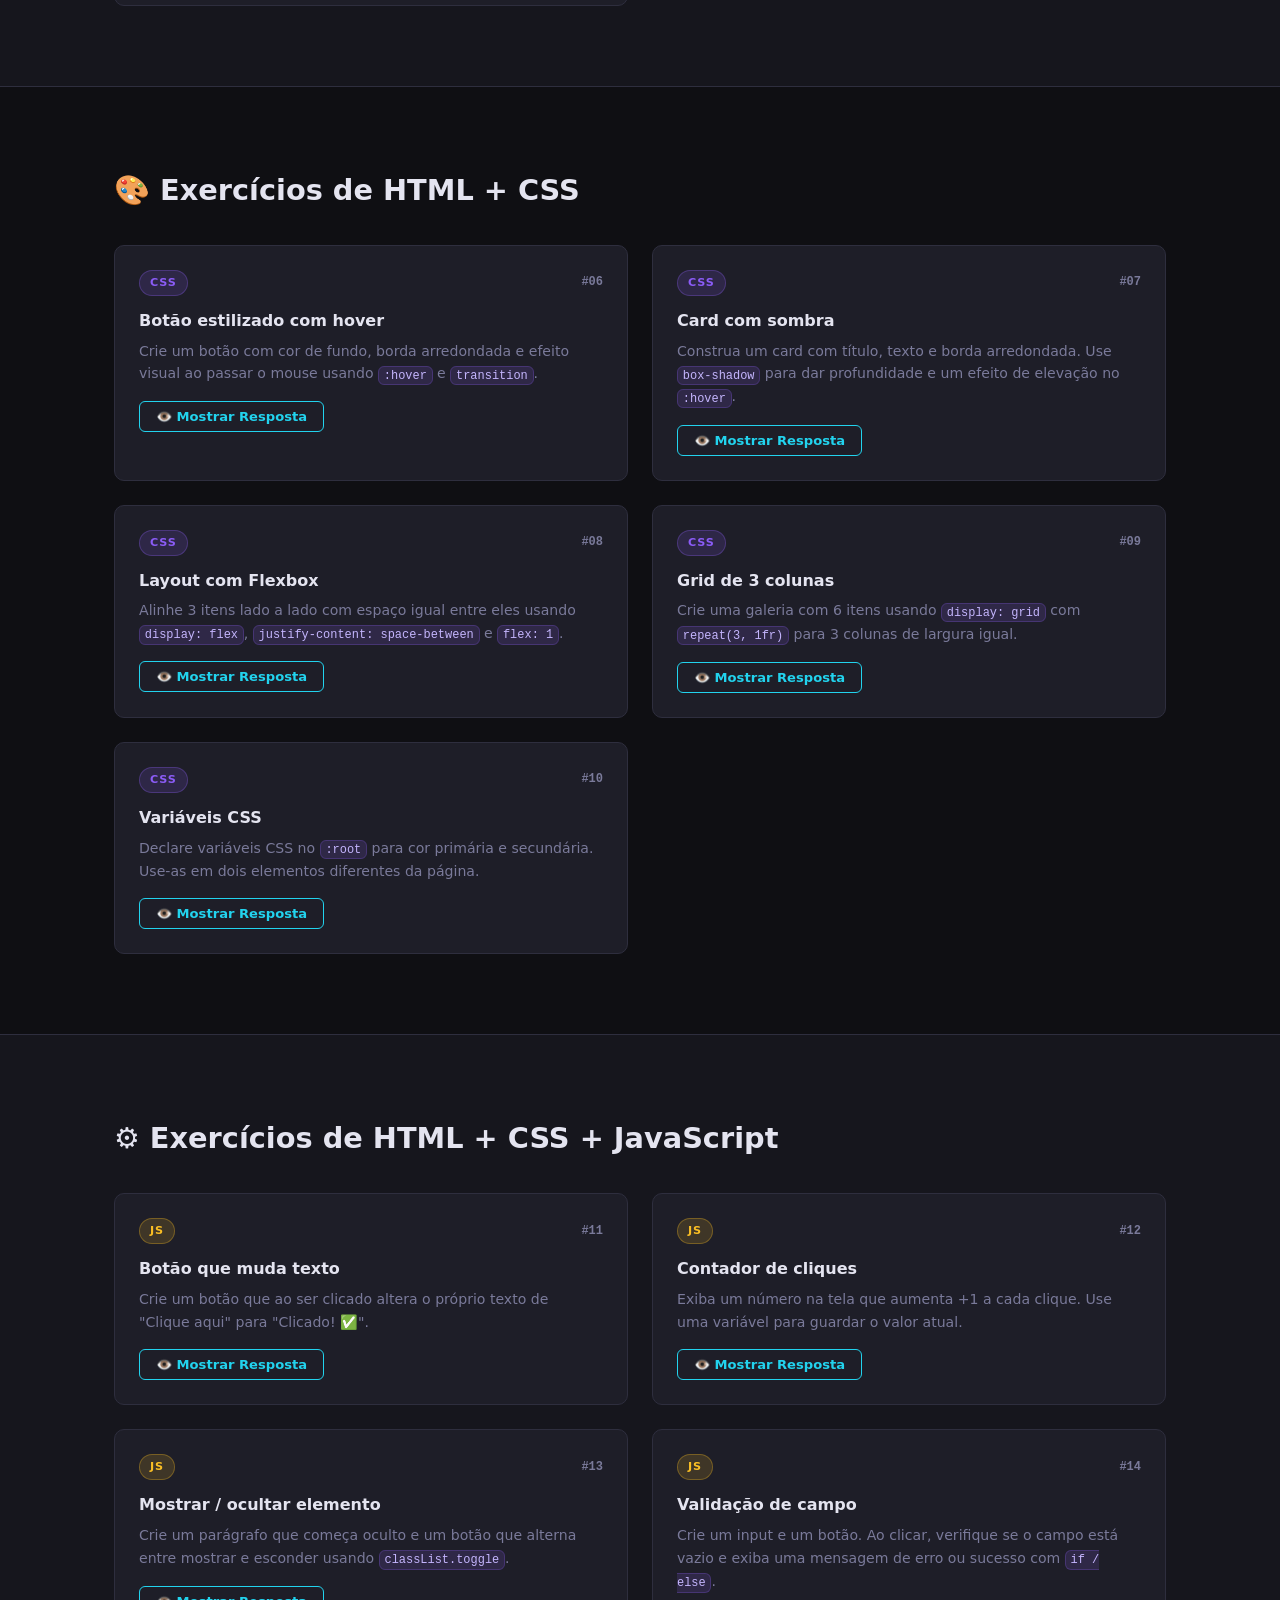
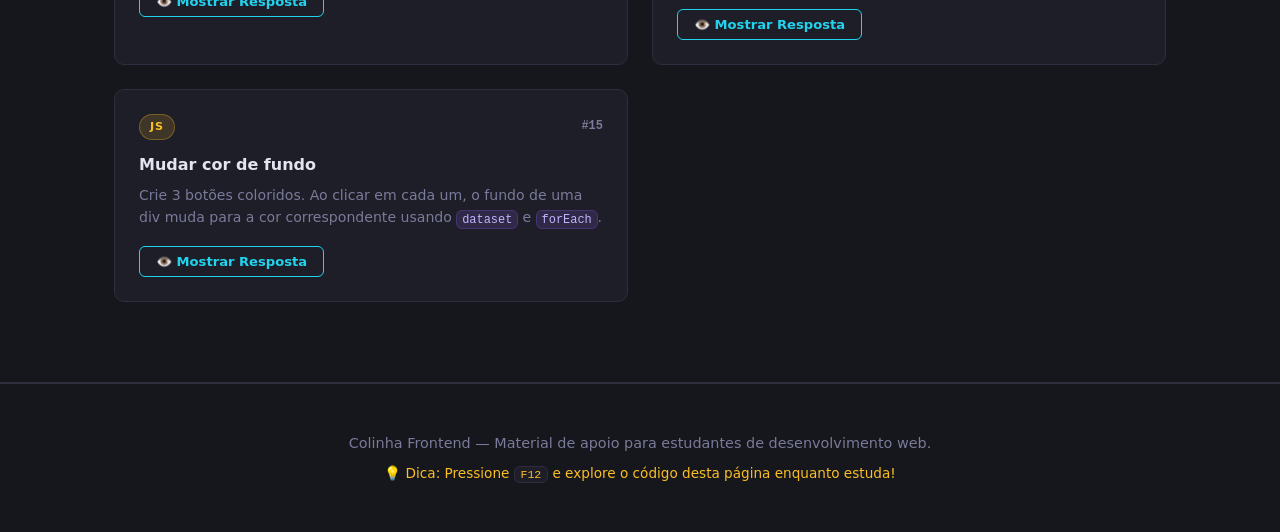
<file: exercicio.html>
<!DOCTYPE html>
<html lang="pt-BR">
<head>
    <meta charset="UTF-8">
    <meta name="viewport" content="width=device-width, initial-scale=1.0">
    <title>Colinha Frontend — Exercícios</title>
    <link rel="stylesheet" href="./assets/css/style.css">
</head>
<body>

    <header class="site-header">
      <div class="container header-inner">
        <div class="logo">
          <span class="logo-icon">📋</span>
          <span class="logo-text">Colinha <strong>Frontend</strong></span>
        </div>
        <nav class="main-nav" aria-label="Navegação principal">
          <a href="./index.html#html-estrutura">HTML</a>
          <a href="./index.html#html-semantico">Semântico</a>
          <a href="./index.html#html-conteudo">Conteúdo</a>
          <a href="./index.html#css-basico">CSS</a>
          <a href="./index.html#componentes">Componentes</a>
          <a href="./exercicio.html" target="_blank" rel="noopener noreferrer">Desafios</a>
        </nav>
      </div>
    </header>

    <section class="hero" id="hero">
      <div class="container hero-inner">
        <p class="hero-eyebrow">📚 DESAFIO FRONTEND</p>
        <h1 class="hero-title">
          Exercícios Práticos<br />
          <span class="highlight">HTML, CSS &amp; JavaScript</span>
        </h1>
        <p class="hero-subtitle">
          Pratique resolvendo os desafios abaixo. Tente resolver sozinho antes de ver a resposta!
          Abra o <strong>F12</strong> e explore o código enquanto lê!
        </p>
        <a href="#exercicios-html" class="btn btn-primary">Resolver os desafios</a>
        <a href="./index.html#componentes" class="btn btn-secondary" target="_blank" rel="noopener noreferrer">Ver componentes</a>
      </div>

      <!-- Barra de progresso — atualizada pelo JS -->
      <div class="progress-wrap">
        <span class="progress-label">Progresso</span>
        <div class="progress-bar-track">
          <div class="progress-bar-fill" id="progressFill" style="width: 0%"></div>
        </div>
        <span class="progress-count" id="progressCount">0 / 15</span>
      </div>
    </section>

    <main>

      <!-- ==============================
           SECAO 1 - HTML
      ============================== -->
      <section class="content-section section-alt" id="exercicios-html">
        <div class="container">
          <h3 class="section-title">🏗️ Exercícios de HTML</h3>

          <div class="exercise-grid">

            <!-- HTML 1 -->
            <div class="exercise-card" id="exercicio-html-1">
              <div class="exercise-header">
                <span class="exercise-badge badge-html">HTML</span>
                <span class="exercise-num">#01</span>
              </div>
              <h4>Estrutura básica</h4>
              <p>Crie um título <code>&lt;h1&gt;</code> e um parágrafo <code>&lt;p&gt;</code> usando tags semânticas.</p>
              <button class="btn-toggle">👁️ Mostrar Resposta</button>
              <div class="exercise-answer">
                <div class="tabs">
                  <button class="tab active" data-tab="html">HTML</button>
                  <button class="tab" data-tab="css">CSS</button>
                  <button class="tab" data-tab="js">JS</button>
                </div>
                <button class="copy-btn tab">Copiar</button>
                <pre class="code-block active" data-content="html">&lt;h1&gt;Meu Título&lt;/h1&gt;
&lt;p&gt;Este é um parágrafo de texto.&lt;/p&gt;</pre>
                <pre class="code-block" data-content="css">/* Não necessário */</pre>
                <pre class="code-block" data-content="js">/* Não necessário */</pre>
              </div>
            </div>

            <!-- HTML 2 -->
            <div class="exercise-card" id="exercicio-html-2">
              <div class="exercise-header">
                <span class="exercise-badge badge-html">HTML</span>
                <span class="exercise-num">#02</span>
              </div>
              <h4>Lista de navegação</h4>
              <p>Crie uma lista de navegação usando <code>&lt;nav&gt;</code>, <code>&lt;ul&gt;</code> e <code>&lt;li&gt;</code> com 3 links.</p>
              <button class="btn-toggle">👁️ Mostrar Resposta</button>
              <div class="exercise-answer">
                <div class="tabs">
                  <button class="tab active" data-tab="html">HTML</button>
                  <button class="tab" data-tab="css">CSS</button>
                  <button class="tab" data-tab="js">JS</button>
                </div>
                <button class="copy-btn tab">Copiar</button>
                <pre class="code-block active" data-content="html">&lt;nav&gt;
  &lt;ul&gt;
    &lt;li&gt;&lt;a href="#"&gt;Início&lt;/a&gt;&lt;/li&gt;
    &lt;li&gt;&lt;a href="#"&gt;Sobre&lt;/a&gt;&lt;/li&gt;
    &lt;li&gt;&lt;a href="#"&gt;Contato&lt;/a&gt;&lt;/li&gt;
  &lt;/ul&gt;
&lt;/nav&gt;</pre>
                <pre class="code-block" data-content="css">/* Não necessário */</pre>
                <pre class="code-block" data-content="js">/* Não necessário */</pre>
              </div>
            </div>

            <!-- HTML 3 -->
            <div class="exercise-card" id="exercicio-html-3">
              <div class="exercise-header">
                <span class="exercise-badge badge-html">HTML</span>
                <span class="exercise-num">#03</span>
              </div>
              <h4>Formulário simples</h4>
              <p>Monte um formulário com campo de nome, campo de email e botão de envio. Use <code>&lt;label&gt;</code> ligado ao input pelo atributo <code>for</code>.</p>
              <button class="btn-toggle">👁️ Mostrar Resposta</button>
              <div class="exercise-answer">
                <div class="tabs">
                  <button class="tab active" data-tab="html">HTML</button>
                  <button class="tab" data-tab="css">CSS</button>
                  <button class="tab" data-tab="js">JS</button>
                </div>
                <button class="copy-btn tab">Copiar</button>
                <pre class="code-block active" data-content="html">&lt;form&gt;
  &lt;label for="nome"&gt;Nome:&lt;/label&gt;
  &lt;input type="text" id="nome" name="nome" /&gt;

  &lt;label for="email"&gt;Email:&lt;/label&gt;
  &lt;input type="email" id="email" name="email" /&gt;

  &lt;button type="submit"&gt;Enviar&lt;/button&gt;
&lt;/form&gt;</pre>
                <pre class="code-block" data-content="css">/* Não necessário */</pre>
                <pre class="code-block" data-content="js">/* Não necessário */</pre>
              </div>
            </div>

            <!-- HTML 4 -->
            <div class="exercise-card" id="exercicio-html-4">
              <div class="exercise-header">
                <span class="exercise-badge badge-html">HTML</span>
                <span class="exercise-num">#04</span>
              </div>
              <h4>Tabela de dados</h4>
              <p>Crie uma tabela mostrando nome e idade de 3 pessoas. Use <code>&lt;thead&gt;</code>, <code>&lt;tbody&gt;</code>, <code>&lt;th&gt;</code> e <code>&lt;td&gt;</code>.</p>
              <button class="btn-toggle">👁️ Mostrar Resposta</button>
              <div class="exercise-answer">
                <div class="tabs">
                  <button class="tab active" data-tab="html">HTML</button>
                  <button class="tab" data-tab="css">CSS</button>
                  <button class="tab" data-tab="js">JS</button>
                </div>
                <button class="copy-btn tab">Copiar</button>
                <pre class="code-block active" data-content="html">&lt;table&gt;
  &lt;thead&gt;
    &lt;tr&gt;
      &lt;th&gt;Nome&lt;/th&gt;
      &lt;th&gt;Idade&lt;/th&gt;
    &lt;/tr&gt;
  &lt;/thead&gt;
  &lt;tbody&gt;
    &lt;tr&gt;&lt;td&gt;Ana&lt;/td&gt;&lt;td&gt;28&lt;/td&gt;&lt;/tr&gt;
    &lt;tr&gt;&lt;td&gt;Bruno&lt;/td&gt;&lt;td&gt;34&lt;/td&gt;&lt;/tr&gt;
    &lt;tr&gt;&lt;td&gt;Carla&lt;/td&gt;&lt;td&gt;22&lt;/td&gt;&lt;/tr&gt;
  &lt;/tbody&gt;
&lt;/table&gt;</pre>
                <pre class="code-block" data-content="css">/* Não necessário */</pre>
                <pre class="code-block" data-content="js">/* Não necessário */</pre>
              </div>
            </div>

            <!-- HTML 5 -->
            <div class="exercise-card" id="exercicio-html-5">
              <div class="exercise-header">
                <span class="exercise-badge badge-html">HTML</span>
                <span class="exercise-num">#05</span>
              </div>
              <h4>Imagem com legenda</h4>
              <p>Insira uma imagem usando <code>&lt;figure&gt;</code> e <code>&lt;figcaption&gt;</code>. Não esqueça do atributo <code>alt</code> para acessibilidade.</p>
              <button class="btn-toggle">👁️ Mostrar Resposta</button>
              <div class="exercise-answer">
                <div class="tabs">
                  <button class="tab active" data-tab="html">HTML</button>
                  <button class="tab" data-tab="css">CSS</button>
                  <button class="tab" data-tab="js">JS</button>
                </div>
                <button class="copy-btn tab">Copiar</button>
                <pre class="code-block active" data-content="html">&lt;figure&gt;
  &lt;img
    src="./assets/imagem/foto.jpg"
    alt="Descrição da imagem para acessibilidade"
    width="400"
  /&gt;
  &lt;figcaption&gt;Legenda explicando a imagem.&lt;/figcaption&gt;
&lt;/figure&gt;</pre>
                <pre class="code-block" data-content="css">/* Não necessário */</pre>
                <pre class="code-block" data-content="js">/* Não necessário */</pre>
              </div>
            </div>

          </div><!-- /exercise-grid -->
        </div>
      </section>

      <!-- ==============================
           SECAO 2 - HTML + CSS
      ============================== -->
      <section class="content-section" id="exercicios-css">
        <div class="container">
          <h3 class="section-title">🎨 Exercícios de HTML + CSS</h3>

          <div class="exercise-grid">

            <!-- CSS 1 -->
            <div class="exercise-card" id="exercicio-css-1">
              <div class="exercise-header">
                <span class="exercise-badge badge-css">CSS</span>
                <span class="exercise-num">#06</span>
              </div>
              <h4>Botão estilizado com hover</h4>
              <p>Crie um botão com cor de fundo, borda arredondada e efeito visual ao passar o mouse usando <code>:hover</code> e <code>transition</code>.</p>
              <button class="btn-toggle">👁️ Mostrar Resposta</button>
              <div class="exercise-answer">
                <div class="tabs">
                  <button class="tab active" data-tab="html">HTML</button>
                  <button class="tab" data-tab="css">CSS</button>
                  <button class="tab" data-tab="js">JS</button>
                </div>
                <button class="copy-btn tab">Copiar</button>
                <pre class="code-block active" data-content="html">&lt;button class="meu-botao"&gt;Clique aqui&lt;/button&gt;</pre>
                <pre class="code-block" data-content="css">.meu-botao {
  padding: 10px 24px;
  background: #8b5cf6;
  color: #fff;
  border: none;
  border-radius: 8px;
  cursor: pointer;
  font-size: 1rem;
  transition: background 0.2s, transform 0.15s;
}

.meu-botao:hover {
  background: #7c3aed;
  transform: translateY(-2px);
}</pre>
                <pre class="code-block" data-content="js">/* Não necessário */</pre>
              </div>
            </div>

            <!-- CSS 2 -->
            <div class="exercise-card" id="exercicio-css-2">
              <div class="exercise-header">
                <span class="exercise-badge badge-css">CSS</span>
                <span class="exercise-num">#07</span>
              </div>
              <h4>Card com sombra</h4>
              <p>Construa um card com título, texto e borda arredondada. Use <code>box-shadow</code> para dar profundidade e um efeito de elevação no <code>:hover</code>.</p>
              <button class="btn-toggle">👁️ Mostrar Resposta</button>
              <div class="exercise-answer">
                <div class="tabs">
                  <button class="tab active" data-tab="html">HTML</button>
                  <button class="tab" data-tab="css">CSS</button>
                  <button class="tab" data-tab="js">JS</button>
                </div>
                <button class="copy-btn tab">Copiar</button>
                <pre class="code-block active" data-content="html">&lt;div class="meu-card"&gt;
  &lt;h3&gt;Título do Card&lt;/h3&gt;
  &lt;p&gt;Texto descritivo do card.&lt;/p&gt;
&lt;/div&gt;</pre>
                <pre class="code-block" data-content="css">.meu-card {
  background: #1e1e28;
  border: 1px solid #2e2e3e;
  border-radius: 12px;
  padding: 1.5rem;
  max-width: 320px;
  box-shadow: 0 4px 20px rgba(0, 0, 0, 0.4);
  transition: transform 0.2s, box-shadow 0.2s;
}

.meu-card:hover {
  transform: translateY(-4px);
  box-shadow: 0 8px 32px rgba(0, 0, 0, 0.6);
}

.meu-card h3 { margin-bottom: 0.5rem; color: #e4e4f0; }
.meu-card p  { color: #7a7a9a; font-size: 0.9rem; }</pre>
                <pre class="code-block" data-content="js">/* Não necessário */</pre>
              </div>
            </div>

            <!-- CSS 3 -->
            <div class="exercise-card" id="exercicio-css-3">
              <div class="exercise-header">
                <span class="exercise-badge badge-css">CSS</span>
                <span class="exercise-num">#08</span>
              </div>
              <h4>Layout com Flexbox</h4>
              <p>Alinhe 3 itens lado a lado com espaço igual entre eles usando <code>display: flex</code>, <code>justify-content: space-between</code> e <code>flex: 1</code>.</p>
              <button class="btn-toggle">👁️ Mostrar Resposta</button>
              <div class="exercise-answer">
                <div class="tabs">
                  <button class="tab active" data-tab="html">HTML</button>
                  <button class="tab" data-tab="css">CSS</button>
                  <button class="tab" data-tab="js">JS</button>
                </div>
                <button class="copy-btn tab">Copiar</button>
                <pre class="code-block active" data-content="html">&lt;div class="flex-container"&gt;
  &lt;div class="flex-item"&gt;Item 1&lt;/div&gt;
  &lt;div class="flex-item"&gt;Item 2&lt;/div&gt;
  &lt;div class="flex-item"&gt;Item 3&lt;/div&gt;
&lt;/div&gt;</pre>
                <pre class="code-block" data-content="css">.flex-container {
  display: flex;
  justify-content: space-between;
  gap: 1rem;
}

.flex-item {
  flex: 1;           /* cada item ocupa largura igual */
  background: #1e1e28;
  border: 1px solid #2e2e3e;
  border-radius: 8px;
  padding: 1rem;
  text-align: center;
  color: #22d3ee;
}</pre>
                <pre class="code-block" data-content="js">/* Não necessário */</pre>
              </div>
            </div>

            <!-- CSS 4 -->
            <div class="exercise-card" id="exercicio-css-4">
              <div class="exercise-header">
                <span class="exercise-badge badge-css">CSS</span>
                <span class="exercise-num">#09</span>
              </div>
              <h4>Grid de 3 colunas</h4>
              <p>Crie uma galeria com 6 itens usando <code>display: grid</code> com <code>repeat(3, 1fr)</code> para 3 colunas de largura igual.</p>
              <button class="btn-toggle">👁️ Mostrar Resposta</button>
              <div class="exercise-answer">
                <div class="tabs">
                  <button class="tab active" data-tab="html">HTML</button>
                  <button class="tab" data-tab="css">CSS</button>
                  <button class="tab" data-tab="js">JS</button>
                </div>
                <button class="copy-btn tab">Copiar</button>
                <pre class="code-block active" data-content="html">&lt;div class="galeria"&gt;
  &lt;div class="galeria-item"&gt;1&lt;/div&gt;
  &lt;div class="galeria-item"&gt;2&lt;/div&gt;
  &lt;div class="galeria-item"&gt;3&lt;/div&gt;
  &lt;div class="galeria-item"&gt;4&lt;/div&gt;
  &lt;div class="galeria-item"&gt;5&lt;/div&gt;
  &lt;div class="galeria-item"&gt;6&lt;/div&gt;
&lt;/div&gt;</pre>
                <pre class="code-block" data-content="css">.galeria {
  display: grid;
  grid-template-columns: repeat(3, 1fr);
  gap: 1rem;
}

.galeria-item {
  background: #1e1e28;
  border: 1px solid #2e2e3e;
  border-radius: 8px;
  padding: 2rem;
  text-align: center;
  color: #f472b6;
  font-weight: 700;
  font-size: 1.2rem;
}</pre>
                <pre class="code-block" data-content="js">/* Não necessário */</pre>
              </div>
            </div>

            <!-- CSS 5 -->
            <div class="exercise-card" id="exercicio-css-5">
              <div class="exercise-header">
                <span class="exercise-badge badge-css">CSS</span>
                <span class="exercise-num">#10</span>
              </div>
              <h4>Variáveis CSS</h4>
              <p>Declare variáveis CSS no <code>:root</code> para cor primária e secundária. Use-as em dois elementos diferentes da página.</p>
              <button class="btn-toggle">👁️ Mostrar Resposta</button>
              <div class="exercise-answer">
                <div class="tabs">
                  <button class="tab active" data-tab="html">HTML</button>
                  <button class="tab" data-tab="css">CSS</button>
                  <button class="tab" data-tab="js">JS</button>
                </div>
                <button class="copy-btn tab">Copiar</button>
                <pre class="code-block active" data-content="html">&lt;button class="btn-var"&gt;Primário&lt;/button&gt;
&lt;p class="texto-var"&gt;Texto com cor secundária&lt;/p&gt;</pre>
                <pre class="code-block" data-content="css">/* Declara as variáveis globais no :root */
:root {
  --cor-primaria:   #8b5cf6;
  --cor-secundaria: #22d3ee;
}

/* Usa as variáveis com var() */
.btn-var {
  background: var(--cor-primaria);
  color: #fff;
  padding: 10px 20px;
  border: none;
  border-radius: 8px;
  cursor: pointer;
}

.texto-var {
  color: var(--cor-secundaria);
  font-weight: 600;
  margin-top: 1rem;
}</pre>
                <pre class="code-block" data-content="js">/* Não necessário */</pre>
              </div>
            </div>

          </div><!-- /exercise-grid -->
        </div>
      </section>

      <!-- ==============================
           SECAO 3 - HTML + CSS + JS
      ============================== -->
      <section class="content-section section-alt" id="exercicios-js">
        <div class="container">
          <h3 class="section-title">⚙️ Exercícios de HTML + CSS + JavaScript</h3>

          <div class="exercise-grid">

            <!-- JS 1 -->
            <div class="exercise-card" id="exercicio-js-1">
              <div class="exercise-header">
                <span class="exercise-badge badge-js">JS</span>
                <span class="exercise-num">#11</span>
              </div>
              <h4>Botão que muda texto</h4>
              <p>Crie um botão que ao ser clicado altera o próprio texto de "Clique aqui" para "Clicado! ✅".</p>
              <button class="btn-toggle">👁️ Mostrar Resposta</button>
              <div class="exercise-answer">
                <div class="tabs">
                  <button class="tab active" data-tab="html">HTML</button>
                  <button class="tab" data-tab="css">CSS</button>
                  <button class="tab" data-tab="js">JS</button>
                </div>
                <button class="copy-btn tab">Copiar</button>
                <pre class="code-block active" data-content="html">&lt;button id="meuBtn"&gt;Clique aqui&lt;/button&gt;</pre>
                <pre class="code-block" data-content="css">button { padding: 10px 20px; cursor: pointer; }</pre>
                <pre class="code-block" data-content="js">document.getElementById("meuBtn")
  .addEventListener("click", function () {
    this.innerText = "Clicado! ✅";
  });</pre>
              </div>
            </div>

            <!-- JS 2 -->
            <div class="exercise-card" id="exercicio-js-2">
              <div class="exercise-header">
                <span class="exercise-badge badge-js">JS</span>
                <span class="exercise-num">#12</span>
              </div>
              <h4>Contador de cliques</h4>
              <p>Exiba um número na tela que aumenta +1 a cada clique. Use uma variável para guardar o valor atual.</p>
              <button class="btn-toggle">👁️ Mostrar Resposta</button>
              <div class="exercise-answer">
                <div class="tabs">
                  <button class="tab active" data-tab="html">HTML</button>
                  <button class="tab" data-tab="css">CSS</button>
                  <button class="tab" data-tab="js">JS</button>
                </div>
                <button class="copy-btn tab">Copiar</button>
                <pre class="code-block active" data-content="html">&lt;p&gt;Cliques: &lt;span id="contagem"&gt;0&lt;/span&gt;&lt;/p&gt;
&lt;button id="btnContar"&gt;Clique para contar&lt;/button&gt;</pre>
                <pre class="code-block" data-content="css">button { padding: 10px 20px; cursor: pointer; }
span   { font-weight: bold; font-size: 1.2rem; }</pre>
                <pre class="code-block" data-content="js">var contador = 0; // variável que guarda o valor

document.getElementById("btnContar")
  .addEventListener("click", function () {
    contador++;  // incrementa +1
    document.getElementById("contagem").innerText = contador;
  });</pre>
              </div>
            </div>

            <!-- JS 3 -->
            <div class="exercise-card" id="exercicio-js-3">
              <div class="exercise-header">
                <span class="exercise-badge badge-js">JS</span>
                <span class="exercise-num">#13</span>
              </div>
              <h4>Mostrar / ocultar elemento</h4>
              <p>Crie um parágrafo que começa oculto e um botão que alterna entre mostrar e esconder usando <code>classList.toggle</code>.</p>
              <button class="btn-toggle">👁️ Mostrar Resposta</button>
              <div class="exercise-answer">
                <div class="tabs">
                  <button class="tab active" data-tab="html">HTML</button>
                  <button class="tab" data-tab="css">CSS</button>
                  <button class="tab" data-tab="js">JS</button>
                </div>
                <button class="copy-btn tab">Copiar</button>
                <pre class="code-block active" data-content="html">&lt;button id="btnToggle"&gt;Mostrar texto&lt;/button&gt;
&lt;p id="textoOculto" class="oculto"&gt;
  Olá! Agora você me vê! 👋
&lt;/p&gt;</pre>
                <pre class="code-block" data-content="css">/* Classe que esconde o elemento */
.oculto { display: none; }

button { padding: 10px 20px; cursor: pointer; }</pre>
                <pre class="code-block" data-content="js">var btn   = document.getElementById("btnToggle");
var texto = document.getElementById("textoOculto");

btn.addEventListener("click", function () {
  texto.classList.toggle("oculto"); // alterna a classe

  // Muda o texto do botão conforme o estado
  if (texto.classList.contains("oculto")) {
    btn.innerText = "Mostrar texto";
  } else {
    btn.innerText = "Esconder texto";
  }
});</pre>
              </div>
            </div>

            <!-- JS 4 -->
            <div class="exercise-card" id="exercicio-js-4">
              <div class="exercise-header">
                <span class="exercise-badge badge-js">JS</span>
                <span class="exercise-num">#14</span>
              </div>
              <h4>Validação de campo</h4>
              <p>Crie um input e um botão. Ao clicar, verifique se o campo está vazio e exiba uma mensagem de erro ou sucesso com <code>if / else</code>.</p>
              <button class="btn-toggle">👁️ Mostrar Resposta</button>
              <div class="exercise-answer">
                <div class="tabs">
                  <button class="tab active" data-tab="html">HTML</button>
                  <button class="tab" data-tab="css">CSS</button>
                  <button class="tab" data-tab="js">JS</button>
                </div>
                <button class="copy-btn tab">Copiar</button>
                <pre class="code-block active" data-content="html">&lt;input type="text" id="campoNome" placeholder="Digite seu nome" /&gt;
&lt;button id="btnValidar"&gt;Enviar&lt;/button&gt;
&lt;p id="mensagem"&gt;&lt;/p&gt;</pre>
                <pre class="code-block" data-content="css">input {
  padding: 8px 12px;
  border: 2px solid #2e2e3e;
  border-radius: 6px;
  background: #1e1e28;
  color: #e4e4f0;
}

input.erro    { border-color: #ef4444; }
input.ok      { border-color: #10b981; }
.msg-erro     { color: #ef4444; font-size: 0.85rem; }
.msg-sucesso  { color: #10b981; font-size: 0.85rem; }

button { padding: 8px 16px; margin-left: 8px; cursor: pointer; }</pre>
                <pre class="code-block" data-content="js">document.getElementById("btnValidar")
  .addEventListener("click", function () {
    var campo    = document.getElementById("campoNome");
    var mensagem = document.getElementById("mensagem");
    var valor    = campo.value.trim(); // remove espaços

    if (valor === "") {
      campo.className    = "erro";
      mensagem.className = "msg-erro";
      mensagem.innerText = "⚠️ O campo não pode estar vazio!";
    } else {
      campo.className    = "ok";
      mensagem.className = "msg-sucesso";
      mensagem.innerText = "✅ Olá, " + valor + "!";
    }
  });</pre>
              </div>
            </div>

            <!-- JS 5 -->
            <div class="exercise-card" id="exercicio-js-5">
              <div class="exercise-header">
                <span class="exercise-badge badge-js">JS</span>
                <span class="exercise-num">#15</span>
              </div>
              <h4>Mudar cor de fundo</h4>
              <p>Crie 3 botões coloridos. Ao clicar em cada um, o fundo de uma div muda para a cor correspondente usando <code>dataset</code> e <code>forEach</code>.</p>
              <button class="btn-toggle">👁️ Mostrar Resposta</button>
              <div class="exercise-answer">
                <div class="tabs">
                  <button class="tab active" data-tab="html">HTML</button>
                  <button class="tab" data-tab="css">CSS</button>
                  <button class="tab" data-tab="js">JS</button>
                </div>
                <button class="copy-btn tab">Copiar</button>
                <pre class="code-block active" data-content="html">&lt;div id="painel" class="painel-cor"&gt;
  &lt;button data-cor="#8b5cf6"&gt;Roxo&lt;/button&gt;
  &lt;button data-cor="#22d3ee"&gt;Ciano&lt;/button&gt;
  &lt;button data-cor="#10b981"&gt;Verde&lt;/button&gt;
&lt;/div&gt;</pre>
                <pre class="code-block" data-content="css">.painel-cor {
  padding: 2rem;
  border-radius: 12px;
  background: #1e1e28;
  display: flex;
  gap: 1rem;
  align-items: center;
  transition: background 0.4s; /* animação suave */
}

.painel-cor button {
  padding: 8px 18px;
  border: none;
  border-radius: 6px;
  cursor: pointer;
  font-weight: 600;
  color: #fff;
  background: rgba(255, 255, 255, 0.15);
}</pre>
                <pre class="code-block" data-content="js">var painel = document.getElementById("painel");
var botoes = painel.querySelectorAll("button");

// Percorre todos os botões com forEach
botoes.forEach(function (btn) {
  btn.addEventListener("click", function () {
    var cor = this.dataset.cor; // lê o atributo data-cor
    painel.style.background = cor;
  });
});</pre>
              </div>
            </div>

          </div><!-- /exercise-grid -->
        </div>
      </section>

    </main>

    <footer class="site-footer">
      <div class="container footer-inner">
        <p>Colinha Frontend — Material de apoio para estudantes de desenvolvimento web.</p>
        <p class="footer-tip">💡 Dica: Pressione <kbd>F12</kbd> e explore o código desta página enquanto estuda!</p>
      </div>
    </footer>

    <script src="./assets/js/script.js"></script>
</body>
</html>
</file>
<file: assets/css/style.css>
/* ============================================================
   style.css — Estilos da Colinha Frontend
   
   ESTRUTURA:
   1. Reset & Variáveis
   2. Base
   3. Utilitários
   4. Header
   5. Hero
   6. Seções de Conteúdo
   7. Cards Grid
   8. Accordion
   9. Tabs
   10. CSS Grid de Grupos
   11. Componentes de Página
   12. Footer
   13. Responsivo
   ============================================================ */


/* ============================================================
   1. RESET & VARIÁVEIS CSS
   ============================================================ */

/* Reset básico */
*, *::before, *::after {
  box-sizing: border-box;
  margin: 0;
  padding: 0;
}

/* Variáveis CSS (Custom Properties) */
:root {
  /* Cores */
  --color-bg:        #0f0f13;
  --color-surface:   #16161d;
  --color-card:      #1e1e28;
  --color-border:    #2e2e3e;
  --color-text:      #e4e4f0;
  --color-muted:     #7a7a9a;

  /* Acentos */
  --accent-orange:   #ff6b35;
  --accent-purple:   #8b5cf6;
  --accent-cyan:     #22d3ee;
  --accent-green:    #10b981;
  --accent-yellow:   #fbbf24;
  --accent-pink:     #f472b6;

  /* Tipografia */
  --font-sans:   'Segoe UI', system-ui, -apple-system, sans-serif;
  --font-mono:   'Courier New', Courier, monospace;

  /* Espaçamentos */
  --space-xs:   0.25rem;
  --space-sm:   0.5rem;
  --space-md:   1rem;
  --space-lg:   1.5rem;
  --space-xl:   2rem;
  --space-2xl:  3rem;
  --space-3xl:  5rem;

  /* Bordas */
  --radius-sm:  6px;
  --radius-md:  10px;
  --radius-lg:  16px;

  /* Sombras */
  --shadow-sm:  0 2px 8px rgba(0,0,0,0.3);
  --shadow-md:  0 4px 20px rgba(0,0,0,0.4);
  --shadow-lg:  0 8px 40px rgba(0,0,0,0.5);
}


/* ============================================================
   2. BASE
   ============================================================ */

html {
  scroll-behavior: smooth; /* rola suavemente ao clicar nos links de âncora */
  font-size: 16px;
}

body {
  background-color: var(--color-bg);
  color: var(--color-text);
  font-family: var(--font-sans);
  line-height: 1.6;
}

/* Links */
a {
  color: var(--accent-cyan);
  text-decoration: none;
  transition: color 0.2s;
}

a:hover {
  color: var(--accent-orange);
}

/* Código inline */
code {
  font-family: var(--font-mono);
  font-size: 0.85em;
  background: rgba(139, 92, 246, 0.15);
  color: #c4b5fd;
  padding: 0.15em 0.4em;
  border-radius: var(--radius-sm);
  border: 1px solid rgba(139, 92, 246, 0.25);
}

/* Negrito */
strong {
  color: #fff;
  font-weight: 600;
}

/* Itálico */
em {
  color: var(--accent-yellow);
  font-style: italic;
}

/* Teclado */
kbd {
  background: var(--color-card);
  border: 1px solid var(--color-border);
  border-radius: var(--radius-sm);
  padding: 0.1em 0.5em;
  font-family: var(--font-mono);
  font-size: 0.85em;
  color: var(--accent-yellow);
}


/* ============================================================
   3. UTILITÁRIOS
   ============================================================ */

/* Container — centraliza e limita a largura */
.container {
  width: 100%;
  max-width: 1100px;
  margin: 0 auto;
  padding: 0 var(--space-lg);
}


/* ============================================================
   4. HEADER
   ============================================================ */

.site-header {
  position: sticky;          /* ← STICKY HEADER: fica no topo ao rolar */
  top: 0;
  z-index: 100;
  background: rgba(15, 15, 19, 0.92);
  backdrop-filter: blur(12px);   /* desfoque de vidro */
  border-bottom: 1px solid var(--color-border);
  padding: var(--space-md) 0;
}

.header-inner {
  display: flex;              /* flexbox: logo e nav lado a lado */
  align-items: center;
  justify-content: space-between;
  gap: var(--space-md);
}

/* Logo */
.logo {
  display: flex;
  align-items: center;
  gap: var(--space-sm);
  font-size: 1.1rem;
  font-weight: 600;
  color: var(--color-text);
}

.logo-icon {
  font-size: 1.4rem;
}

.logo-text strong {
  color: var(--accent-orange);
}

/* Navegação */
.main-nav {
  display: flex;
  align-items: center;
  gap: var(--space-md);
  flex-wrap: wrap;
}

.main-nav a {
  color: var(--color-muted);
  font-size: 0.9rem;
  font-weight: 500;
  padding: var(--space-xs) var(--space-sm);
  border-radius: var(--radius-sm);
  transition: color 0.2s, background 0.2s;
}

.main-nav a:hover {
  color: var(--color-text);
  background: rgba(255,255,255,0.06);
}


/* ============================================================
   5. HERO
   ============================================================ */

.hero {
  /* Fundo com gradiente + grade decorativa */
  background:
    radial-gradient(ellipse 80% 50% at 50% -20%, rgba(139,92,246,0.25), transparent),
    radial-gradient(ellipse 60% 40% at 80% 80%, rgba(255,107,53,0.15), transparent),
    var(--color-surface);
  padding: var(--space-3xl) 0;
  text-align: center;
  border-bottom: 1px solid var(--color-border);
}

.hero-inner {
  display: flex;
  flex-direction: column;   /* empilha verticalmente */
  align-items: center;
  gap: var(--space-lg);
}

/* Eyebrow — pequena linha acima do título */
.hero-eyebrow {
  font-size: 0.85rem;
  letter-spacing: 0.12em;
  text-transform: uppercase;
  color: var(--accent-cyan);
  background: rgba(34, 211, 238, 0.1);
  border: 1px solid rgba(34, 211, 238, 0.25);
  padding: var(--space-xs) var(--space-md);
  border-radius: 999px;    /* pill shape */
}

/* Título principal */
.hero-title {
  font-size: clamp(2.5rem, 6vw, 4.5rem);
  font-weight: 800;
  line-height: 1.1;
  letter-spacing: -0.03em;
}

/* Texto em destaque */
.highlight {
  background: linear-gradient(135deg, var(--accent-orange), var(--accent-purple));
  -webkit-background-clip: text;
  -webkit-text-fill-color: transparent;
  background-clip: text;
}

/* Subtítulo */
.hero-subtitle {
  font-size: 1.15rem;
  color: var(--color-muted);
  max-width: 540px;
  line-height: 1.7;
}

.hero-subtitle strong {
  color: var(--accent-yellow);
}

/* Botões — CTA */
.btn {
  display: inline-block;
  padding: 0.75rem 1.75rem;
  border-radius: var(--radius-md);
  font-weight: 600;
  font-size: 0.95rem;
  cursor: pointer;
  transition: transform 0.15s, box-shadow 0.15s, opacity 0.15s;
  text-decoration: none;
  border: none;
}

.btn:hover {
  transform: translateY(-2px);
  box-shadow: var(--shadow-md);
}

.btn:active {
  transform: translateY(0);
}

.btn-primary {
  background: linear-gradient(135deg, var(--accent-orange), #e55a28);
  color: #fff;
}

.btn-secondary {
  background: transparent;
  color: var(--color-text);
  border: 1px solid var(--color-border);
}

.btn-secondary:hover {
  border-color: var(--accent-purple);
  color: var(--accent-purple);
}


/* ============================================================
   6. SEÇÕES DE CONTEÚDO
   ============================================================ */

.site-main {
  padding-bottom: var(--space-3xl);
}

.content-section {
  padding: var(--space-3xl) 0;
  border-bottom: 1px solid var(--color-border);
}

/* Seções alternadas com fundo levemente diferente */
.section-alt {
  background: var(--color-surface);
}

/* Título de seção */
.section-title {
  font-size: 1.8rem;
  font-weight: 700;
  margin-bottom: var(--space-xl);
  display: flex;
  align-items: center;
  gap: var(--space-md);
}

.section-icon {
  font-size: 1.5rem;
}

/* BREADCRUMB */
.breadcrumb {
  display: flex;
  align-items: center;
  gap: var(--space-xs);
  font-size: 0.82rem;
  color: var(--color-muted);
  margin-bottom: var(--space-lg);
}

.breadcrumb a {
  color: var(--color-muted);
}

.breadcrumb a:hover {
  color: var(--accent-cyan);
}

.sep {
  color: var(--color-border);
}


/* ============================================================
   7. CARDS GRID
   ============================================================ */

.cards-grid {
  display: grid;
  grid-template-columns: repeat(auto-fill, minmax(220px, 1fr));
  gap: var(--space-md);
}

/* CARD — componente de artigo */
.card {
  background: var(--color-card);
  border: 1px solid var(--color-border);
  border-radius: var(--radius-md);
  overflow: hidden;
  transition: transform 0.2s, box-shadow 0.2s, border-color 0.2s;
}

.card:hover {
  transform: translateY(-4px);
  box-shadow: var(--shadow-md);
  border-color: var(--accent-purple);
}

.card-header {
  background: rgba(139, 92, 246, 0.08);
  padding: var(--space-md);
  border-bottom: 1px solid var(--color-border);
}

.card-header code {
  font-size: 0.9rem;
  background: none;
  border: none;
  padding: 0;
  color: var(--accent-cyan);
}

.card-body {
  padding: var(--space-md);
  font-size: 0.88rem;
  color: var(--color-muted);
  line-height: 1.5;
}


/* ============================================================
   8. ACCORDION
   ============================================================ */

.accordion {
  display: flex;
  flex-direction: column;
  gap: var(--space-sm);
}

.accordion-item {
  background: var(--color-card);
  border: 1px solid var(--color-border);
  border-radius: var(--radius-md);
  overflow: hidden;
  transition: border-color 0.2s;
}

.accordion-item[open] {
  border-color: var(--accent-purple);
}

.accordion-trigger {
  padding: var(--space-md) var(--space-lg);
  cursor: pointer;
  list-style: none;
  display: flex;
  align-items: center;
  gap: var(--space-md);
  font-size: 0.92rem;
  user-select: none;
  transition: background 0.15s;
}

.accordion-trigger:hover {
  background: rgba(255,255,255,0.03);
}

/* Remove a seta padrão do details/summary */
.accordion-trigger::-webkit-details-marker { display: none; }

/* Seta customizada via pseudo-elemento */
.accordion-trigger::before {
  content: '▶';
  color: var(--accent-purple);
  font-size: 0.7rem;
  transition: transform 0.2s;
}

details[open] .accordion-trigger::before {
  transform: rotate(90deg);
}

.accordion-desc {
  color: var(--color-muted);
  font-size: 0.85rem;
  flex: 1;
}

.accordion-content {
  padding: 0 var(--space-lg) var(--space-md);
  font-size: 0.88rem;
  color: var(--color-muted);
  line-height: 1.6;
  border-top: 1px solid var(--color-border);
}

.accordion-content p {
  padding-top: var(--space-md);
}


/* ============================================================
   9. TABS
   ============================================================ */

.tabs {
  background: var(--color-card);
  border: 1px solid var(--color-border);
  border-radius: var(--radius-lg);
  overflow: hidden;
}

/* Lista de abas */
.tab-list {
  display: flex;
  border-bottom: 1px solid var(--color-border);
  overflow-x: auto;
}

.tab-btn {
  padding: var(--space-md) var(--space-xl);
  background: none;
  border: none;
  border-bottom: 2px solid transparent;
  color: var(--color-muted);
  font-size: 0.9rem;
  font-weight: 500;
  cursor: pointer;
  white-space: nowrap;
  transition: color 0.2s, border-color 0.2s;
  font-family: inherit;
}

.tab-btn:hover {
  color: var(--color-text);
}

/* Aba ativa */
.tab-btn.active {
  color: var(--accent-cyan);
  border-bottom-color: var(--accent-cyan);
}

/* Painéis de conteúdo */
.tab-panel {
  display: none;           /* esconde os painéis por padrão */
  padding: var(--space-xl);
}

.tab-panel.active {
  display: block;          /* mostra apenas o painel ativo */
}

/* Lista de tags nas tabs */
.tag-list {
  list-style: none;
  display: flex;
  flex-direction: column;
  gap: var(--space-sm);
}

.tag-list li {
  padding: var(--space-sm) var(--space-md);
  background: rgba(255,255,255,0.03);
  border-radius: var(--radius-sm);
  font-size: 0.88rem;
  color: var(--color-muted);
  line-height: 1.5;
  border-left: 2px solid var(--color-border);
  transition: border-color 0.2s, background 0.2s;
}

.tag-list li:hover {
  border-left-color: var(--accent-cyan);
  background: rgba(34, 211, 238, 0.04);
}


/* ============================================================
   10. CSS GRID DE GRUPOS
   ============================================================ */

.css-grid {
  display: grid;
  grid-template-columns: repeat(auto-fill, minmax(300px, 1fr));
  gap: var(--space-lg);
}

.css-group {
  background: var(--color-card);
  border: 1px solid var(--color-border);
  border-radius: var(--radius-md);
  padding: var(--space-lg);
  transition: border-color 0.2s;
}

.css-group:hover {
  border-color: var(--accent-cyan);
}

.css-group-title {
  font-size: 0.95rem;
  font-weight: 700;
  margin-bottom: var(--space-md);
  padding-bottom: var(--space-sm);
  border-bottom: 1px solid var(--color-border);
  color: var(--color-text);
}


/* ============================================================
   11. COMPONENTES DE PÁGINA
   ============================================================ */

.components-grid {
  display: grid;
  grid-template-columns: repeat(auto-fill, minmax(250px, 1fr));
  gap: var(--space-md);
}

.component-card {
  background: var(--color-card);
  border: 1px solid var(--color-border);
  border-radius: var(--radius-md);
  padding: var(--space-lg);
  transition: transform 0.2s, box-shadow 0.2s, border-color 0.2s;
}

.component-card:hover {
  transform: translateY(-3px);
  box-shadow: var(--shadow-md);
  border-color: var(--accent-orange);
}

/* Card de destaque */
.highlight-card {
  border-color: var(--accent-orange);
  background: linear-gradient(135deg, rgba(255,107,53,0.08), var(--color-card));
  grid-column: span 1;
}

.comp-icon {
  font-size: 1.8rem;
  margin-bottom: var(--space-sm);
}

.component-card h3 {
  font-size: 1rem;
  font-weight: 700;
  margin-bottom: var(--space-sm);
  color: var(--color-text);
}

.component-card p {
  font-size: 0.85rem;
  color: var(--color-muted);
  line-height: 1.5;
}

.comp-badge {
  display: inline-block;
  margin-top: var(--space-sm);
  font-size: 0.75rem;
  background: rgba(255,107,53,0.15);
  color: var(--accent-orange);
  padding: 0.2em 0.6em;
  border-radius: 999px;
  border: 1px solid rgba(255,107,53,0.3);
}


/* ============================================================
   12. FOOTER
   ============================================================ */

.site-footer {
  background: var(--color-surface);
  border-top: 1px solid var(--color-border);
  padding: var(--space-2xl) 0;
  text-align: center;
}

.footer-inner {
  display: flex;
  flex-direction: column;
  gap: var(--space-sm);
  align-items: center;
}

.site-footer p {
  color: var(--color-muted);
  font-size: 0.9rem;
}

.footer-tip {
  font-size: 0.85rem !important;
  color: var(--accent-yellow) !important;
}


/* ============================================================
   13. RESPONSIVO — Media Queries
   ============================================================ */

/* Telas médias (tablets) */
@media (max-width: 768px) {
  .main-nav {
    display: none; /* simplificado para mobile */
  }

  .hero-title {
    font-size: 2.2rem;
  }

  .cards-grid {
    grid-template-columns: repeat(auto-fill, minmax(160px, 1fr));
  }

  .css-grid {
    grid-template-columns: 1fr;
  }

  .components-grid {
    grid-template-columns: 1fr 1fr;
  }
}

/* Telas pequenas (celular) */
@media (max-width: 480px) {
  .components-grid {
    grid-template-columns: 1fr;
  }

  .hero-subtitle {
    font-size: 1rem;
  }

  .btn {
    width: 100%;
    text-align: center;
  }
}


/* ============================================================
   COMPONENTES VISUAIS — Estilos dos exemplos interativos
   ============================================================ */

/* Descrição da seção */
.section-desc {
  color: var(--color-muted);
  margin-bottom: var(--space-2xl);
  font-size: 0.95rem;
  line-height: 1.6;
}

/* Showcase wrapper — cada componente */
.comp-showcase {
  display: grid;
  grid-template-columns: 280px 1fr;
  gap: var(--space-xl);
  align-items: start;
  margin-bottom: var(--space-2xl);
  padding-bottom: var(--space-2xl);
  border-bottom: 1px solid var(--color-border);
}

.comp-showcase:last-child {
  border-bottom: none;
}

/* Label — lado esquerdo com descrição */
.comp-label {
  position: sticky;
  top: 80px;
}

.comp-tag {
  display: inline-block;
  font-family: var(--font-mono);
  font-size: 0.75rem;
  background: rgba(139,92,246,0.15);
  color: #a78bfa;
  border: 1px solid rgba(139,92,246,0.3);
  padding: 0.2em 0.6em;
  border-radius: var(--radius-sm);
  margin-bottom: var(--space-sm);
}

.comp-label h3 {
  font-size: 1.1rem;
  font-weight: 700;
  margin-bottom: var(--space-sm);
}

.comp-label p {
  font-size: 0.85rem;
  color: var(--color-muted);
  line-height: 1.5;
}

/* Preview — lado direito com o componente real */
.comp-preview {
  background: #111118;
  border: 1px solid var(--color-border);
  border-radius: var(--radius-lg);
  padding: var(--space-xl);
  overflow: hidden;
}

/* ---- NAVBAR ---- */
.ex-navbar {
  background: #1a1a2e;
  border: 1px solid #2e2e4e;
  border-radius: var(--radius-md);
  padding: 0.75rem 1.25rem;
  display: flex;
  align-items: center;
  justify-content: space-between;
  gap: 1rem;
}

.ex-navbar-logo {
  font-weight: 700;
  font-size: 1rem;
  color: #fff;
}

.ex-navbar-links {
  list-style: none;
  display: flex;
  gap: 0.25rem;
}

.ex-navbar-links a {
  color: #aaa;
  font-size: 0.85rem;
  padding: 0.3rem 0.7rem;
  border-radius: 6px;
  transition: color 0.2s, background 0.2s;
}

.ex-navbar-links a:hover { color: #fff; background: rgba(255,255,255,0.07); }

.ex-navbar-cta {
  background: var(--accent-orange) !important;
  color: #fff !important;
  border-radius: 6px !important;
}

/* ---- HERO ---- */
.ex-hero {
  background: linear-gradient(135deg, #1a0533 0%, #0f1729 60%, #0a2a1a 100%);
  border-radius: var(--radius-md);
  padding: 2.5rem;
  text-align: center;
  border: 1px solid #2e2e4e;
}

.ex-hero-eyebrow {
  display: inline-block;
  font-size: 0.78rem;
  letter-spacing: 0.1em;
  text-transform: uppercase;
  color: #a78bfa;
  background: rgba(139,92,246,0.15);
  border: 1px solid rgba(139,92,246,0.3);
  padding: 0.25rem 0.75rem;
  border-radius: 999px;
  margin-bottom: 1rem;
}

.ex-hero-title {
  font-size: 1.8rem;
  font-weight: 800;
  line-height: 1.2;
  margin-bottom: 0.75rem;
  letter-spacing: -0.02em;
}

.ex-hero-title span {
  background: linear-gradient(135deg, var(--accent-orange), var(--accent-purple));
  -webkit-background-clip: text;
  -webkit-text-fill-color: transparent;
  background-clip: text;
}

.ex-hero-sub {
  font-size: 0.9rem;
  color: var(--color-muted);
  margin-bottom: 1.5rem;
}

.ex-hero-btns {
  display: flex;
  gap: 0.75rem;
  justify-content: center;
  flex-wrap: wrap;
}

/* ---- BOTÕES COMPARTILHADOS ---- */
.ex-btn-primary {
  background: var(--accent-orange);
  color: #fff;
  border: none;
  padding: 0.6rem 1.25rem;
  border-radius: var(--radius-md);
  font-weight: 600;
  font-size: 0.85rem;
  cursor: pointer;
  transition: opacity 0.2s, transform 0.15s;
  font-family: inherit;
}

.ex-btn-primary:hover { opacity: 0.85; transform: translateY(-1px); }

.ex-btn-ghost {
  background: transparent;
  color: var(--color-text);
  border: 1px solid var(--color-border);
  padding: 0.6rem 1.25rem;
  border-radius: var(--radius-md);
  font-weight: 600;
  font-size: 0.85rem;
  cursor: pointer;
  transition: border-color 0.2s;
  font-family: inherit;
}

.ex-btn-ghost:hover { border-color: var(--accent-purple); color: var(--accent-purple); }

/* ---- CARDS GRID ---- */
.ex-cards-grid {
  display: grid;
  grid-template-columns: repeat(3, 1fr);
  gap: 0.75rem;
}

.ex-card {
  background: var(--color-card);
  border: 1px solid var(--color-border);
  border-radius: var(--radius-md);
  overflow: hidden;
  transition: transform 0.2s, box-shadow 0.2s;
}

.ex-card:hover {
  transform: translateY(-3px);
  box-shadow: 0 8px 24px rgba(0,0,0,0.4);
}

.ex-card-img {
  height: 80px;
  display: flex;
  align-items: center;
  justify-content: center;
  font-size: 2rem;
}

.ex-card-body {
  padding: 0.75rem;
}

.ex-card-body h4 {
  font-size: 0.9rem;
  font-weight: 700;
  margin-bottom: 0.3rem;
}

.ex-card-body p {
  font-size: 0.78rem;
  color: var(--color-muted);
  margin-bottom: 0.6rem;
  line-height: 1.4;
}

.ex-card-btn {
  background: none;
  border: none;
  color: var(--accent-cyan);
  font-size: 0.78rem;
  cursor: pointer;
  padding: 0;
  font-family: inherit;
  font-weight: 600;
}

/* ---- BANNER ---- */
.ex-banner {
  position: relative;
  background: linear-gradient(135deg, #1a1040, #2d1b69, #0d2137);
  border-radius: var(--radius-md);
  padding: 2rem;
  overflow: hidden;
  min-height: 140px;
  display: flex;
  align-items: center;
  border: 1px solid #3d2b7a;
}

/* Overlay escuro por cima */
.ex-banner-overlay {
  position: absolute;
  inset: 0;
  background: rgba(0,0,0,0.3);
  z-index: 1;
}

.ex-banner-content {
  position: relative;
  z-index: 2; /* fica acima do overlay */
}

.ex-banner-tag {
  display: inline-block;
  font-size: 0.75rem;
  background: var(--accent-orange);
  color: #fff;
  padding: 0.2em 0.6em;
  border-radius: 4px;
  margin-bottom: 0.5rem;
  font-weight: 700;
}

.ex-banner-content h3 {
  font-size: 1.3rem;
  font-weight: 800;
  margin-bottom: 0.3rem;
}

.ex-banner-content p {
  font-size: 0.85rem;
  color: #ccc;
  margin-bottom: 1rem;
}

/* ---- CAROUSEL ---- */
.ex-carousel-wrapper {
  position: relative;
  border-radius: var(--radius-md);
  overflow: visible;
}

/* O container que esconde os slides fora da área */
.ex-carousel-track-container {
  overflow: hidden;
  border-radius: var(--radius-md);
}

/* Track: todos slides em linha horizontal */
.ex-carousel-track {
  display: flex;
  transition: transform 0.4s ease;
}

.ex-slide {
  min-width: 100%;
  height: 130px;
  display: flex;
  flex-direction: column;
  align-items: center;
  justify-content: center;
  gap: 0.5rem;
  font-size: 2rem;
}

.ex-slide p {
  font-size: 0.9rem;
  font-weight: 600;
  color: #fff;
  margin: 0;
}

/* Botões prev/next */
.ex-carousel-btn {
  position: absolute;
  top: 50%;
  transform: translateY(-50%);
  background: rgba(255,255,255,0.15);
  border: 1px solid rgba(255,255,255,0.2);
  color: #fff;
  width: 36px;
  height: 36px;
  border-radius: 50%;
  font-size: 1.2rem;
  cursor: pointer;
  display: flex;
  align-items: center;
  justify-content: center;
  transition: background 0.2s;
  z-index: 10;
  font-family: inherit;
}

.ex-carousel-btn:hover { background: rgba(255,255,255,0.3); }
.ex-carousel-prev { left: -18px; }
.ex-carousel-next { right: -18px; }

/* Bolinhas indicadoras */
.ex-carousel-dots {
  display: flex;
  gap: 0.4rem;
  justify-content: center;
  margin-top: 0.75rem;
}

.ex-dot {
  width: 8px;
  height: 8px;
  border-radius: 50%;
  background: var(--color-border);
  cursor: pointer;
  transition: background 0.2s, transform 0.2s;
}

.ex-dot.active {
  background: var(--accent-orange);
  transform: scale(1.3);
}

/* ---- MODAL + OVERLAY ---- */
.ex-modal-trigger-area {
  text-align: center;
}

.ex-trigger-hint {
  color: var(--color-muted);
  font-size: 0.85rem;
  margin-bottom: 0.75rem;
}

/* Overlay — cobre a tela inteira, semitransparente */
.ex-overlay {
  display: none;
  position: fixed;
  inset: 0;
  background: rgba(0, 0, 0, 0.75);
  z-index: 200;
  backdrop-filter: blur(4px);
}

.ex-overlay.active { display: block; }

/* Modal — centralizado na tela */
.ex-modal {
  display: none;
  position: fixed;
  top: 50%;
  left: 50%;
  transform: translate(-50%, -50%);
  z-index: 201; /* acima do overlay */
  background: #1e1e2e;
  border: 1px solid var(--color-border);
  border-radius: var(--radius-lg);
  width: min(440px, 90vw);
  box-shadow: 0 20px 60px rgba(0,0,0,0.6);
  animation: modalSlideIn 0.2s ease;
}

.ex-modal.active { display: block; }

@keyframes modalSlideIn {
  from { opacity: 0; transform: translate(-50%, -48%); }
  to   { opacity: 1; transform: translate(-50%, -50%); }
}

.ex-modal-header {
  padding: 1.25rem 1.5rem;
  border-bottom: 1px solid var(--color-border);
  display: flex;
  align-items: center;
  justify-content: space-between;
}

.ex-modal-header h4 { font-size: 1rem; font-weight: 700; }

.ex-modal-close {
  background: none;
  border: none;
  color: var(--color-muted);
  font-size: 1rem;
  cursor: pointer;
  padding: 0.25rem;
  border-radius: 4px;
  transition: color 0.2s, background 0.2s;
  font-family: inherit;
}

.ex-modal-close:hover { color: #fff; background: rgba(255,255,255,0.1); }

.ex-modal-body {
  padding: 1.25rem 1.5rem;
  display: flex;
  flex-direction: column;
  gap: 0.75rem;
}

.ex-modal-body p { font-size: 0.9rem; color: var(--color-muted); }

.ex-input {
  background: var(--color-bg);
  border: 1px solid var(--color-border);
  border-radius: var(--radius-md);
  padding: 0.6rem 0.9rem;
  color: var(--color-text);
  font-size: 0.9rem;
  width: 100%;
  font-family: inherit;
  transition: border-color 0.2s;
}

.ex-input:focus { outline: none; border-color: var(--accent-purple); }

.ex-modal-footer {
  padding: 1rem 1.5rem;
  border-top: 1px solid var(--color-border);
  display: flex;
  gap: 0.75rem;
  justify-content: flex-end;
}

/* ---- TOAST ---- */
.ex-toast {
  position: fixed;
  bottom: 2rem;
  right: 2rem;
  z-index: 300;
  padding: 0.85rem 1.25rem;
  border-radius: var(--radius-md);
  font-size: 0.88rem;
  font-weight: 600;
  color: #fff;
  box-shadow: var(--shadow-lg);
  display: none;
  align-items: center;
  gap: 0.6rem;
  min-width: 220px;
  animation: toastSlide 0.3s ease;
  font-family: var(--font-sans);
}

.ex-toast.visible { display: flex; }

@keyframes toastSlide {
  from { opacity: 0; transform: translateY(16px); }
  to   { opacity: 1; transform: translateY(0); }
}

/* ---- SKELETON ---- */
.ex-skeleton-card {
  display: flex;
  gap: 1rem;
  align-items: flex-start;
}

/* Animação de shimmer (brilho percorrendo o elemento) */
@keyframes shimmer {
  0%   { background-position: -600px 0; }
  100% { background-position: 600px 0; }
}

.skeleton {
  background: linear-gradient(
    90deg,
    #1e1e28 25%,
    #2a2a38 50%,
    #1e1e28 75%
  );
  background-size: 600px 100%;
  animation: shimmer 1.5s infinite linear;
  border-radius: var(--radius-sm);
}

.skeleton-img   { width: 100px; height: 100px; border-radius: var(--radius-md); flex-shrink: 0; }
.skeleton-title { height: 18px; width: 70%; margin-bottom: 0.5rem; border-radius: 4px; }
.skeleton-text  { height: 12px; width: 90%; margin-bottom: 0.4rem; border-radius: 4px; }
.skeleton-text.short { width: 60%; }
.skeleton-btn   { height: 30px; width: 110px; margin-top: 0.5rem; border-radius: var(--radius-md); }

.ex-skeleton-info { flex: 1; padding-top: 0.25rem; }

/* ---- BREADCRUMB ---- */
.ex-breadcrumb-wrap {
  background: var(--color-card);
  border: 1px solid var(--color-border);
  border-radius: var(--radius-md);
  padding: 0.75rem 1rem;
}

.ex-breadcrumb {
  list-style: none;
  display: flex;
  align-items: center;
  flex-wrap: wrap;
  gap: 0;
}

/* Separador via CSS puro, sem HTML extra */
.ex-breadcrumb li + li::before {
  content: '›';
  color: var(--color-border);
  margin: 0 0.4rem;
}

.ex-breadcrumb li { font-size: 0.85rem; }

.ex-breadcrumb a {
  color: var(--color-muted);
  transition: color 0.2s;
}

.ex-breadcrumb a:hover { color: var(--accent-cyan); }

.ex-breadcrumb [aria-current="page"] {
  color: var(--color-text);
  font-weight: 600;
}

/* ---- SIDEBAR LAYOUT ---- */
.ex-layout {
  display: grid;
  grid-template-columns: 160px 1fr; /* sidebar estreita + main largo */
  gap: 1rem;
  min-height: 140px;
}

.ex-sidebar {
  background: var(--color-card);
  border: 1px solid var(--color-border);
  border-radius: var(--radius-md);
  padding: 0.75rem;
}

.ex-sidebar-title {
  font-size: 0.72rem;
  text-transform: uppercase;
  letter-spacing: 0.1em;
  color: var(--color-muted);
  margin-bottom: 0.6rem;
  font-weight: 700;
}

.ex-sidebar-list {
  list-style: none;
  display: flex;
  flex-direction: column;
  gap: 0.2rem;
}

.ex-sidebar-list li {
  font-size: 0.82rem;
  padding: 0.35rem 0.5rem;
  border-radius: 5px;
  cursor: pointer;
  color: var(--color-muted);
  transition: background 0.15s, color 0.15s;
}

.ex-sidebar-list li:hover { background: rgba(255,255,255,0.05); color: var(--color-text); }

.ex-sidebar-list li.active {
  background: rgba(34,211,238,0.1);
  color: var(--accent-cyan);
  font-weight: 600;
}

.ex-main-content {
  background: var(--color-card);
  border: 1px solid var(--color-border);
  border-radius: var(--radius-md);
  padding: 1rem;
}

.ex-main-content h4 { font-size: 0.95rem; margin-bottom: 0.5rem; }
.ex-main-content p  { font-size: 0.82rem; color: var(--color-muted); }

/* ---- SKYSCRAPER ---- */
.ex-skyscraper-demo {
  display: flex;
  gap: 1rem;
  align-items: flex-start;
}

.ex-page-content {
  flex: 1;
  display: flex;
  flex-direction: column;
  gap: 0.6rem;
}

.ex-page-content p {
  font-size: 0.82rem;
  color: var(--color-muted);
  background: var(--color-card);
  padding: 0.5rem 0.75rem;
  border-radius: 6px;
  border: 1px solid var(--color-border);
  line-height: 1.5;
}

/* O banner corroceu — alto e estreito */
.ex-skyscraper {
  width: 120px;
  min-height: 240px;
  background: linear-gradient(180deg, #1a0533, #2d1b69, #0d2137);
  border: 1px solid #5b21b6;
  border-radius: var(--radius-md);
  display: flex;
  flex-direction: column;
  align-items: center;
  justify-content: center;
  gap: 0.6rem;
  padding: 1rem 0.5rem;
  text-align: center;
  flex-shrink: 0;
}

.ex-sky-label {
  font-size: 0.6rem;
  color: #666;
  text-transform: uppercase;
  letter-spacing: 0.1em;
}

.ex-sky-title {
  font-size: 0.85rem;
  font-weight: 700;
  color: #fff;
  line-height: 1.2;
}

.ex-sky-sub {
  font-size: 0.7rem;
  color: #888;
  font-family: var(--font-mono);
}

.ex-sky-btn {
  background: var(--accent-purple);
  color: #fff;
  border: none;
  padding: 0.4rem 0.6rem;
  border-radius: 5px;
  font-size: 0.72rem;
  cursor: pointer;
  font-family: inherit;
  font-weight: 600;
  margin-top: 0.25rem;
  transition: opacity 0.2s;
}

.ex-sky-btn:hover { opacity: 0.8; }

/* ---- ABOVE THE FOLD ---- */
.ex-fold-demo {
  display: flex;
  justify-content: center;
}

.ex-fold-screen {
  width: 260px;
  border: 2px solid var(--color-border);
  border-radius: var(--radius-md);
  overflow: hidden;
  font-size: 0.8rem;
}

.ex-fold-above {
  background: linear-gradient(135deg, rgba(139,92,246,0.15), rgba(34,211,238,0.1));
  padding: 1.5rem 1rem;
  text-align: center;
  display: flex;
  flex-direction: column;
  gap: 0.4rem;
  color: var(--color-text);
  font-weight: 600;
  min-height: 100px;
  align-items: center;
  justify-content: center;
}

.ex-fold-above small {
  color: var(--color-muted);
  font-weight: 400;
  font-size: 0.72rem;
}

.ex-fold-line {
  background: var(--accent-orange);
  color: #fff;
  text-align: center;
  padding: 0.3rem;
  font-size: 0.72rem;
  font-weight: 700;
  letter-spacing: 0.05em;
}

.ex-fold-below {
  background: rgba(255,255,255,0.02);
  padding: 1.5rem 1rem;
  text-align: center;
  display: flex;
  flex-direction: column;
  gap: 0.4rem;
  color: var(--color-muted);
  min-height: 80px;
  align-items: center;
  justify-content: center;
}

.ex-fold-below small {
  font-size: 0.72rem;
}

/* ---- RESPONSIVO DOS COMPONENTES ---- */
@media (max-width: 768px) {
  .comp-showcase {
    grid-template-columns: 1fr;
  }

  .comp-label {
    position: static;
  }

  .ex-cards-grid {
    grid-template-columns: 1fr;
  }

  .ex-layout {
    grid-template-columns: 1fr;
  }

  .ex-carousel-prev { left: 4px; }
  .ex-carousel-next { right: 4px; }
}

/* ============================================================
   EXERCÍCIOS — Novos estilos (badges, header do card, progresso)
   ============================================================ */

/* Grid de exercícios: 1 coluna por padrão, 2 em telas médias */
.exercise-grid {
  display: grid;
  gap: 1.5rem;
  grid-template-columns: 1fr;
}

@media (min-width: 768px) {
  .exercise-grid {
    grid-template-columns: repeat(2, 1fr);
  }
}

/* Card do exercício */
.exercise-card {
  background: var(--color-card);
  padding: 1.5rem;
  border-radius: var(--radius-md);
  border: 1px solid var(--color-border);
  transition: border-color 0.2s, box-shadow 0.2s;
}

.exercise-card:hover {
  border-color: var(--accent-purple);
  box-shadow: var(--shadow-sm);
}

/* Linha de topo do card: badge + número */
.exercise-header {
  display: flex;
  align-items: center;
  justify-content: space-between;
  margin-bottom: 0.75rem;
}

/* Badge colorido por categoria */
.exercise-badge {
  font-size: 0.7rem;
  font-weight: 700;
  text-transform: uppercase;
  letter-spacing: 0.08em;
  padding: 3px 10px;
  border-radius: 999px;
}

.badge-html {
  background: rgba(255, 107, 53, 0.15);
  color: var(--accent-orange);
  border: 1px solid rgba(255, 107, 53, 0.3);
}

.badge-css {
  background: rgba(139, 92, 246, 0.15);
  color: var(--accent-purple);
  border: 1px solid rgba(139, 92, 246, 0.3);
}

.badge-js {
  background: rgba(251, 191, 36, 0.15);
  color: var(--accent-yellow);
  border: 1px solid rgba(251, 191, 36, 0.3);
}

/* Número do exercício */
.exercise-num {
  font-size: 0.75rem;
  font-weight: 700;
  color: var(--color-muted);
  font-family: var(--font-mono);
}

/* Título do exercício */
.exercise-card h4 {
  font-size: 1rem;
  font-weight: 700;
  color: var(--color-text);
  margin-bottom: 0.4rem;
}

/* Texto do exercício */
.exercise-card > p {
  font-size: 0.88rem;
  color: var(--color-muted);
  line-height: 1.6;
}

/* Botão mostrar/ocultar resposta */
.btn-toggle {
  margin-top: 1rem;
  padding: 7px 16px;
  background: transparent;
  color: var(--accent-cyan);
  border: 1px solid var(--accent-cyan);
  border-radius: var(--radius-sm);
  cursor: pointer;
  font-size: 0.82rem;
  font-weight: 600;
  font-family: inherit;
  transition: background 0.15s, color 0.15s;
}

.btn-toggle:hover {
  background: rgba(34, 211, 238, 0.1);
}

/* Área de resposta — oculta por padrão */
.exercise-answer {
  display: none;
  margin-top: 1rem;
  border-top: 1px solid var(--color-border);
  padding-top: 1rem;
}

.exercise-answer.active {
  display: block;
}

/* Abas HTML / CSS / JS dentro do exercício */
.exercise-answer .tabs {
  background: transparent;
  border: none;
  border-radius: 0;
  overflow: visible;
}

.exercise-answer .tabs .tab {
  background: transparent;
  color: var(--color-muted);
  border: 1px solid var(--color-border);
  padding: 4px 14px;
  border-radius: var(--radius-sm);
  cursor: pointer;
  font-size: 0.78rem;
  font-weight: 600;
  font-family: var(--font-mono);
  margin-right: 6px;
  margin-bottom: 10px;
  transition: background 0.15s, color 0.15s, border-color 0.15s;
}

.exercise-answer .tabs .tab:hover {
  border-color: var(--accent-purple);
  color: var(--color-text);
}

.exercise-answer .tabs .tab.active {
  background: var(--accent-cyan);
  color: #0f0f13;
  border-color: var(--accent-cyan);
}

/* Bloco de código */
.code-block {
  display: none;
  background: #12121a;
  border: 1px solid var(--color-border);
  padding: 1rem 1.25rem;
  border-radius: var(--radius-md);
  font-size: 0.82rem;
  font-family: var(--font-mono);
  line-height: 1.7;
  color: #c4b5fd;
  overflow-x: auto;
  white-space: pre;
}

.code-block.active {
  display: block;
}

/* Barra de progresso */
.progress-wrap {
  display: flex;
  align-items: center;
  gap: 0.75rem;
  justify-content: center;
  margin-top: 2rem;
  flex-wrap: wrap;
}

.progress-label {
  font-size: 0.8rem;
  font-weight: 600;
  color: var(--color-muted);
  text-transform: uppercase;
  letter-spacing: 0.08em;
}

.progress-bar-track {
  width: 220px;
  height: 8px;
  background: var(--color-card);
  border: 1px solid var(--color-border);
  border-radius: 999px;
  overflow: hidden;
}

.progress-bar-fill {
  height: 100%;
  background: linear-gradient(90deg, var(--accent-cyan), var(--accent-purple));
  border-radius: 999px;
  transition: width 0.5s ease;
}

.progress-count {
  font-size: 0.82rem;
  font-weight: 700;
  color: var(--accent-cyan);
  font-family: var(--font-mono);
}
/* ---- BOTÃO COPIAR ---- */

/* Linha que agrupa as abas + botão copiar lado a lado */
.tabs-copy-row {
  display: flex;
  align-items: center;
  justify-content: space-between;
  gap: 0.5rem;
  margin-bottom: 0.5rem;
  flex-wrap: wrap;
}

/* As abas dentro do novo wrapper não precisam de margin-bottom própria */
.tabs-copy-row .tabs {
  margin-bottom: 0;
  flex: 1;
}

/* Botão copiar */
.copy-btn {
  padding: 4px 14px;
  background: transparent;
  color: var(--color-muted);
  border: 1px solid var(--color-border);
  border-radius: var(--radius-sm);
  cursor: pointer;
  font-size: 0.75rem;
  font-weight: 600;
  font-family: var(--font-mono);
  white-space: nowrap;
  transition: background 0.15s, color 0.15s, border-color 0.15s;
  flex-shrink: 0;
}

.copy-btn:hover {
  background: rgba(255, 255, 255, 0.06);
  color: var(--color-text);
  border-color: var(--accent-cyan);
}

/* Estado "Copiado!" */
.copy-btn.copied {
  background: rgba(16, 185, 129, 0.15);
  color: var(--accent-green);
  border-color: var(--accent-green);
}
</file>
